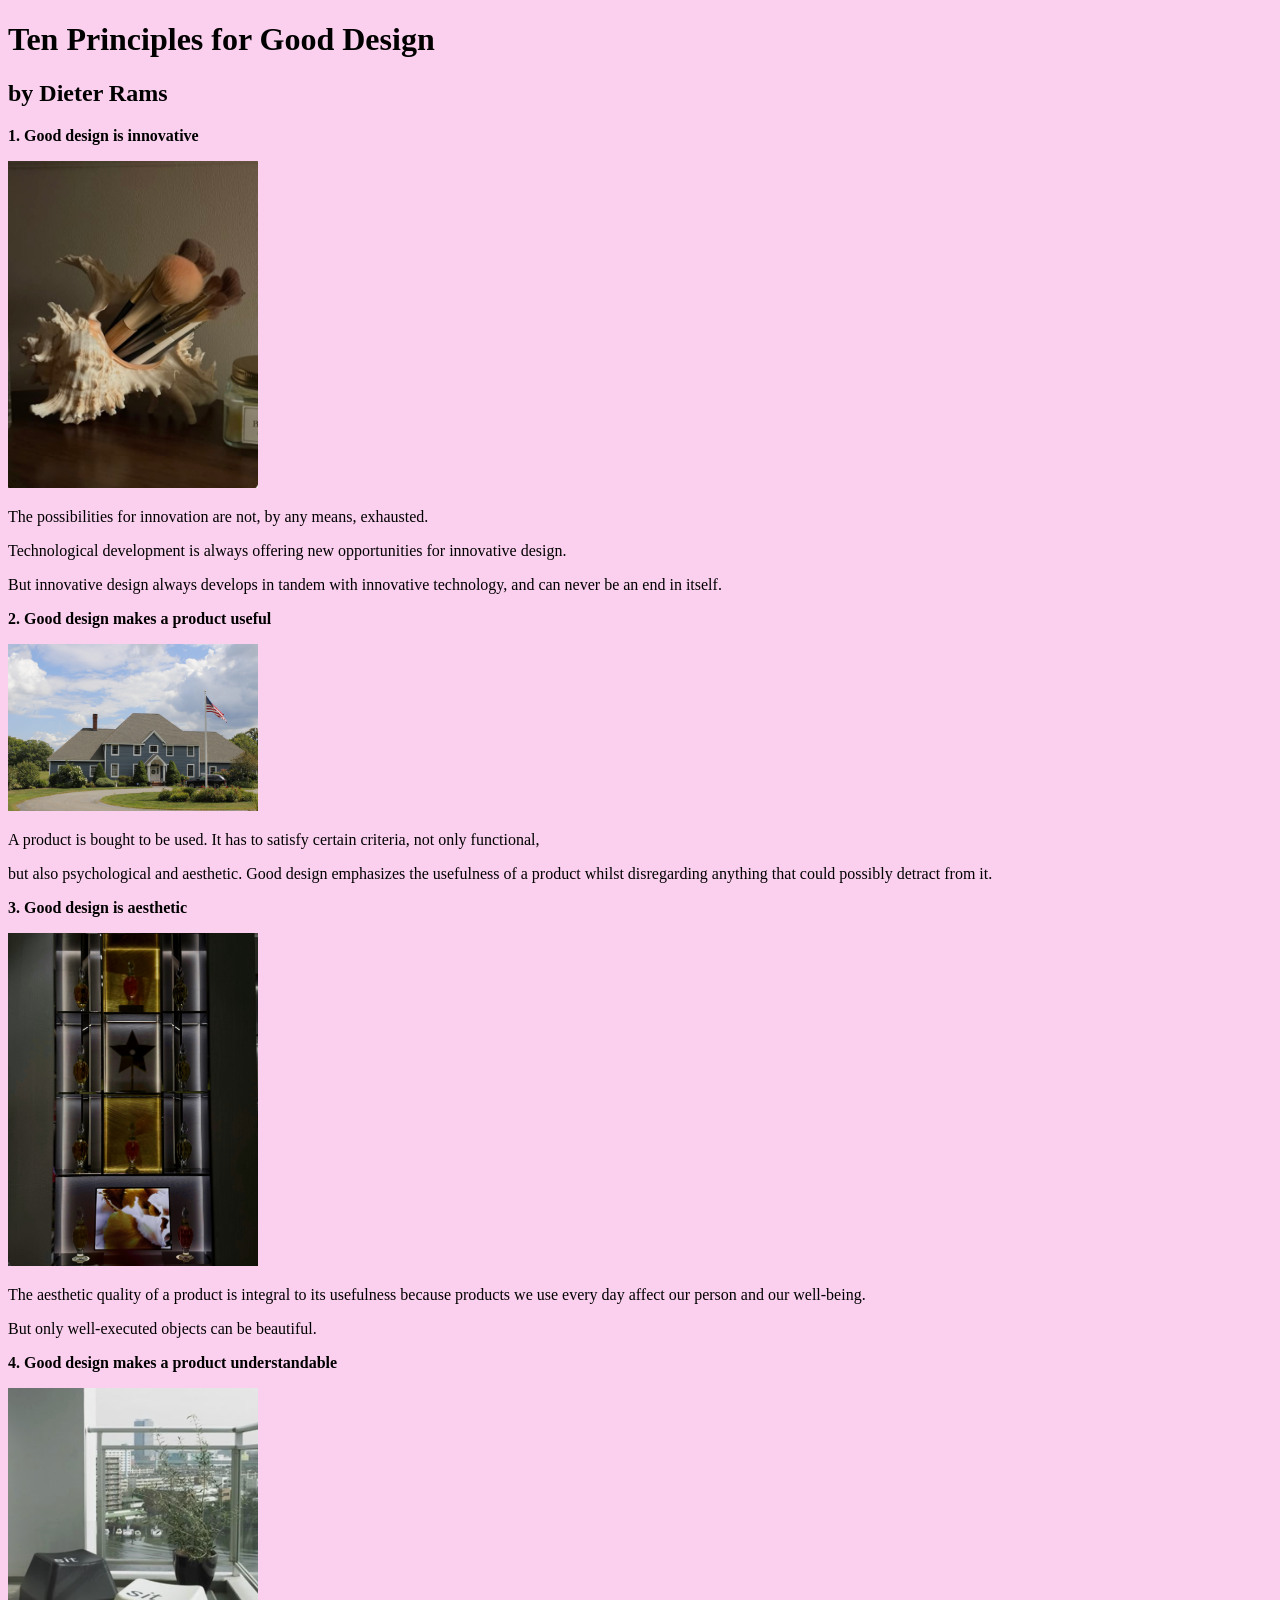
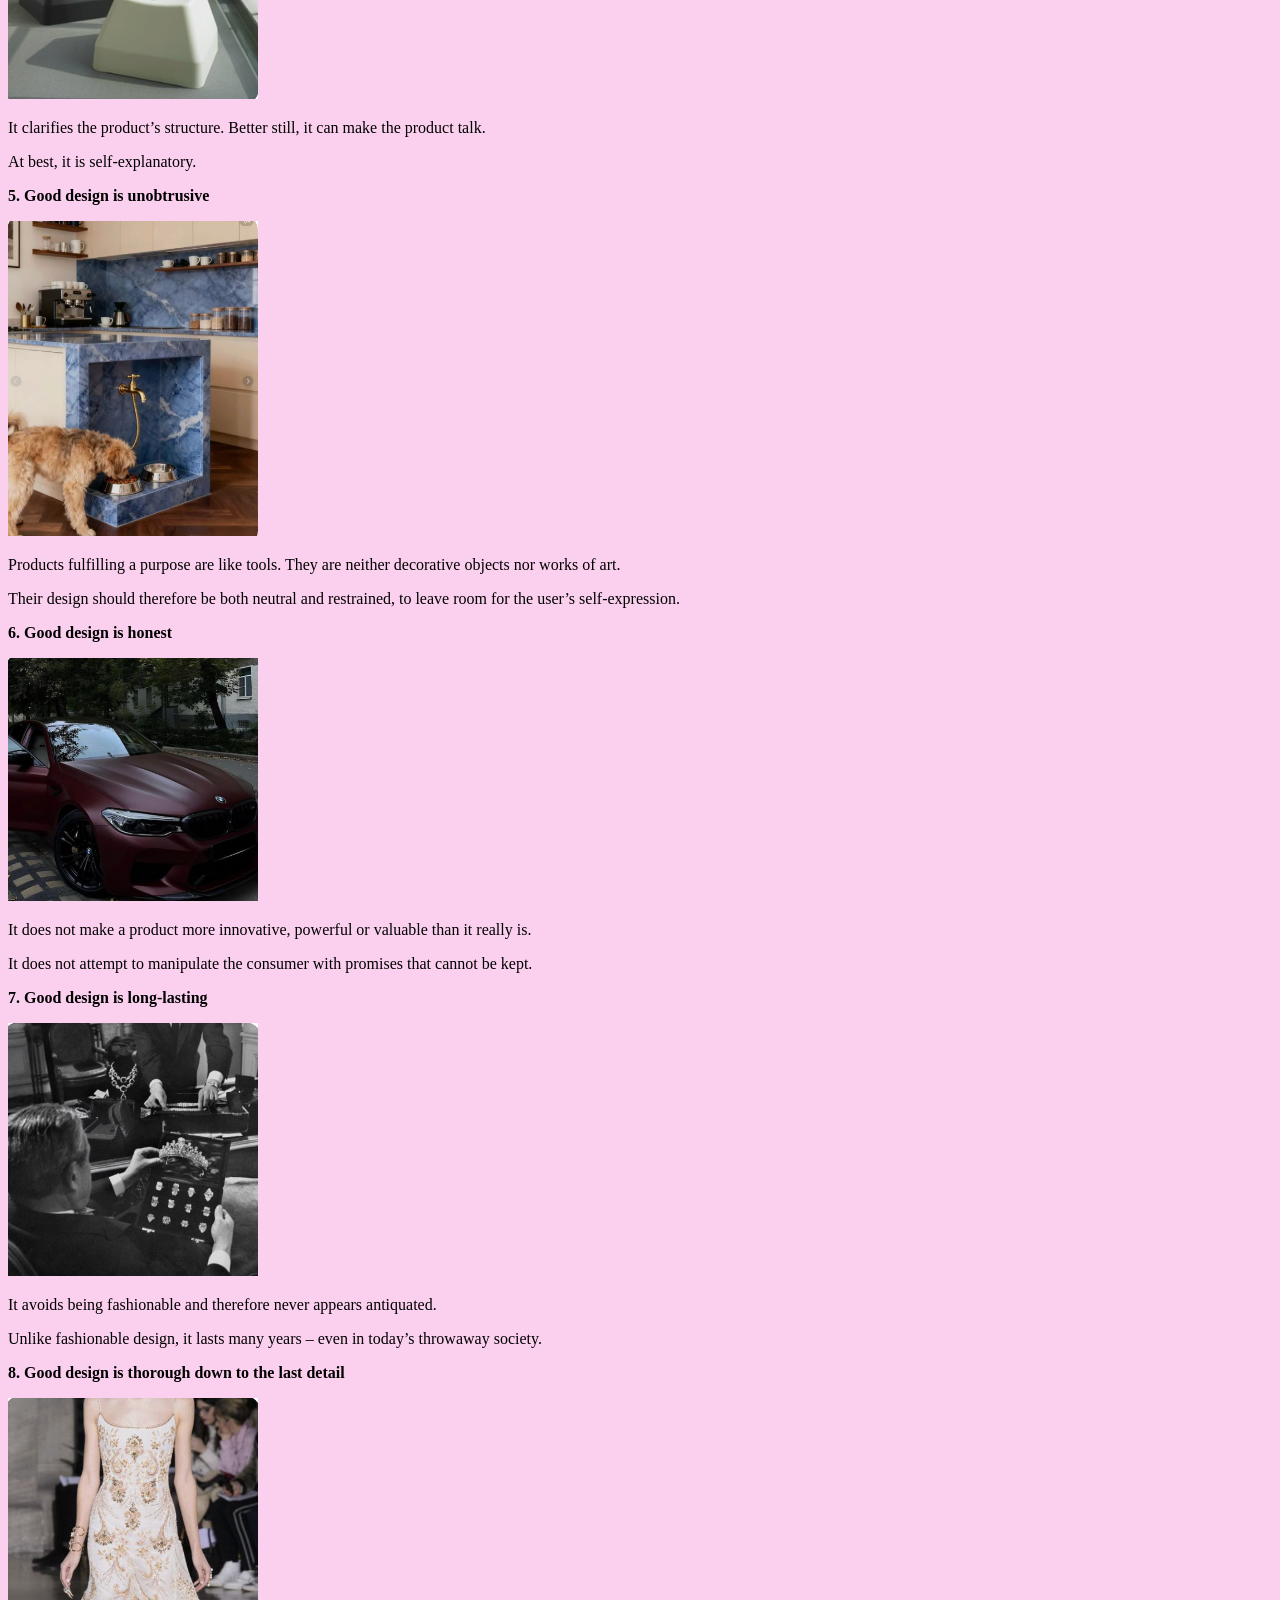
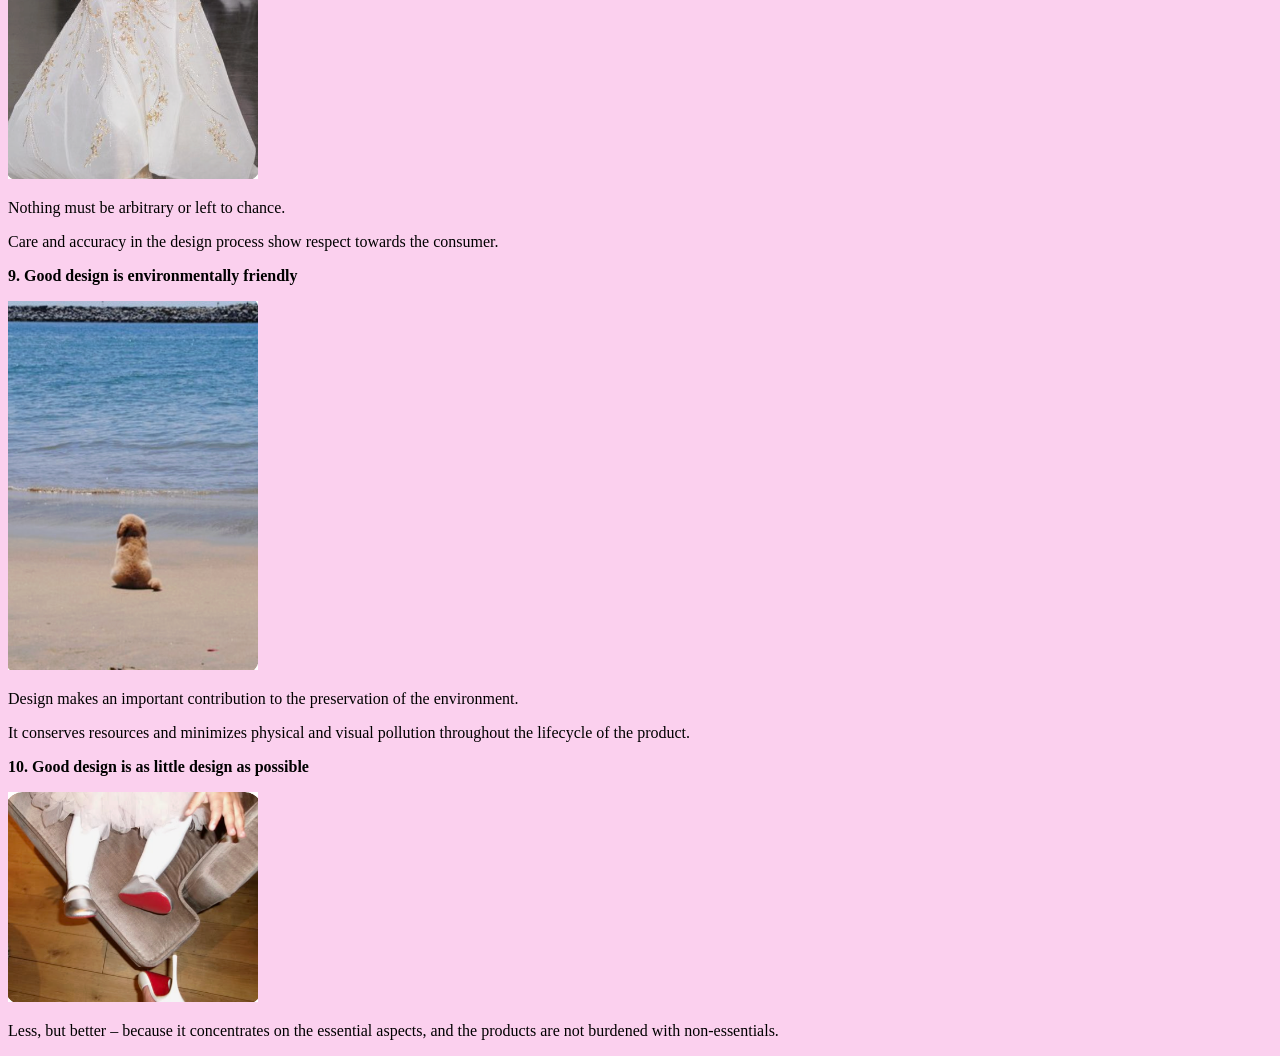
<file: assignment 1/index.html>
<!doctype html>
<html>
<head>
    <title>Ten Principles for Good Design</title>
</head>
<body style="background-color:  rgb(251, 208, 238);" style="text-align: center;">
    <h1>Ten Principles for Good Design</h1>
    <h2>by Dieter Rams</h2>
<p style="font-weight: bold;">1. Good design is innovative</p>
<img src="photos/innovative.jpg" alt="innovative" style="width: 250px;" />
<p>The possibilities for innovation are not, by any means, exhausted. </p>
    <p>Technological development is always offering new opportunities for innovative design. </p>
    <p>But innovative design always develops in tandem with innovative technology, and can never be an end in itself. </p>
<p style="font-weight: bold;">2. Good design makes a product useful</p>
<img src="photos/useful.JPG" alt="useful" style="width: 250px;" />
<p>A product is bought to be used. It has to satisfy certain criteria, not only functional, </p>
    <p>but also psychological and aesthetic. Good design emphasizes the usefulness of a product whilst disregarding anything that could possibly detract from it. </p> 
<p style="font-weight: bold;">3. Good design is aesthetic </p>
<img src="photos/aesthetic.jpg" alt="aesthetic" style="width: 250px;" />
<p>The aesthetic quality of a product is integral to its usefulness because products we use every day affect our person and our well-being. </p>
    <p>But only well-executed objects can be beautiful.</p>
<p style="font-weight: bold;">4. Good design makes a product understandable</p>
<img src="photos/4.understand.png" alt="understandable" style="width: 250px;" />
<p>It clarifies the product’s structure. Better still, it can make the product talk. </p>
    <p>At best, it is self-explanatory.</p>
<p style="font-weight: bold;">5. Good design is unobtrusive</p>
<img src="photos/5.unobtrusive.png" alt="unobtrusive" style="width: 250px;" />
<p>Products fulfilling a purpose are like tools. They are neither decorative objects nor works of art. </p>
    <p>Their design should therefore be both neutral and restrained, to leave room for the user’s self-expression.</p>
<p style="font-weight: bold;">6. Good design is honest</p>
<img src="photos/6.honest.png" alt="honest" style="width: 250px;" />
<p>It does not make a product more innovative, powerful or valuable than it really is. </p>
    <p>It does not attempt to manipulate the consumer with promises that cannot be kept.</p>
<p style="font-weight: bold;">7. Good design is long-lasting</p>
<img src="photos/7.lasting.png" alt="long-lasting" style="width: 250px;" />
<p>It avoids being fashionable and therefore never appears antiquated. </p>
    <p>Unlike fashionable design, it lasts many years – even in today’s throwaway society.</p>
<p style="font-weight: bold;">8. Good design is thorough down to the last detail</p>
<img src="photos/8.detail.png" alt="detail" style="width: 250px;" />
<p>Nothing must be arbitrary or left to chance. </p>
    <p>Care and accuracy in the design process show respect towards the consumer.</p>
<p style="font-weight: bold;">9. Good design is environmentally friendly</p>
<img src="photos/9.enviro.png" alt="environmentally friendly" style="width: 250px;" />
<p>Design makes an important contribution to the preservation of the environment. </p>
    <p>It conserves resources and minimizes physical and visual pollution throughout the lifecycle of the product.</p>
<p style="font-weight: bold;">10. Good design is as little design as possible</p>
<img src="photos/10.littledesign.png" alt="little design" style="width: 250px;" />
<p>Less, but better – because it concentrates on the essential aspects, and the products are not burdened with non-essentials. </p>
</body>
</html>
</file>
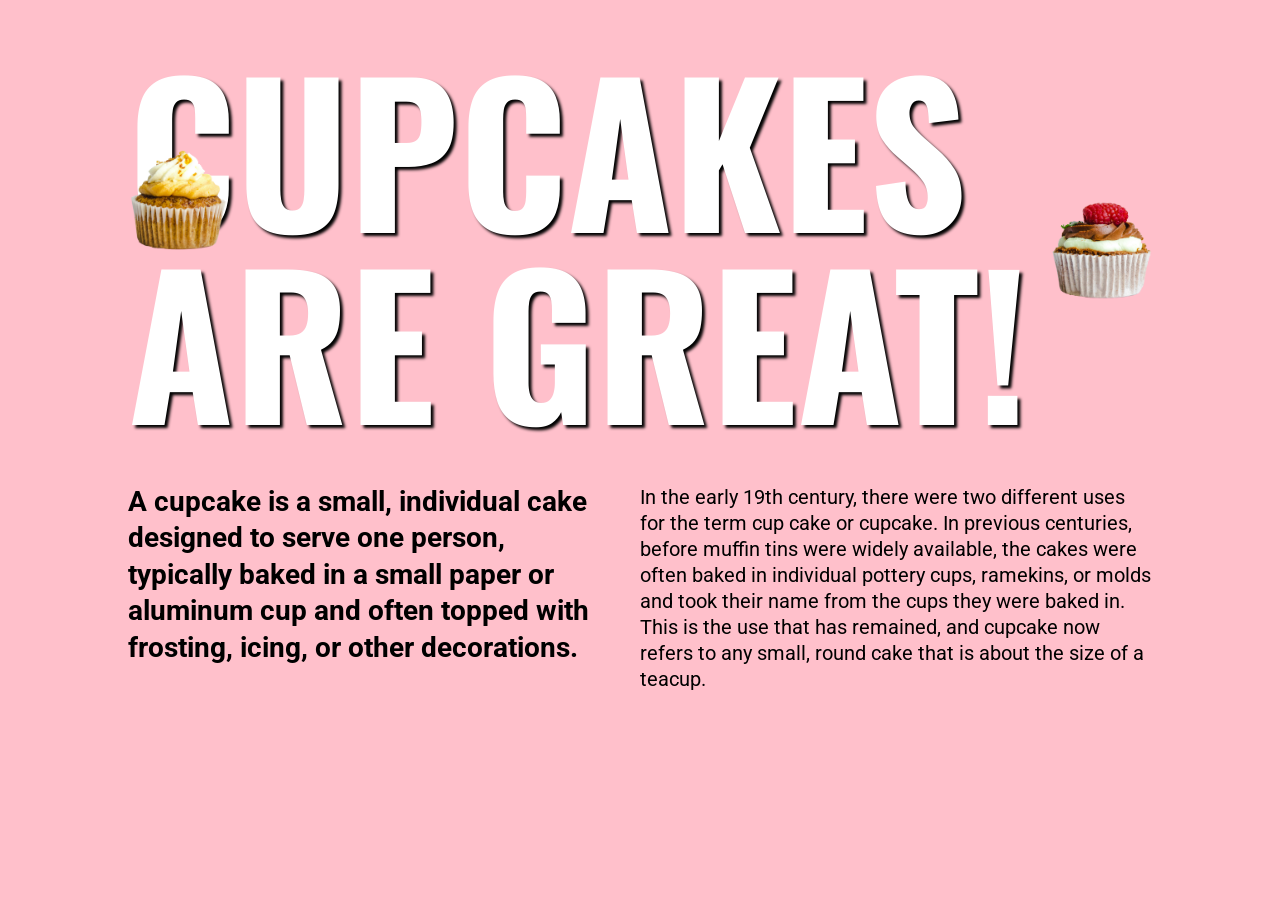
<file: cupcake/index.html>
<!doctype html>
<html>
    <head> 
    <title>Cupcakes</title>
    <link rel="stylesheet" href="style.css">
    <!-- google fonts-->
<link rel="preconnect" href="https://fonts.googleapis.com">
<link rel="preconnect" href="https://fonts.gstatic.com" crossorigin>
<link href="https://fonts.googleapis.com/css2?family=Oswald:wght@200..700&family=Roboto:ital,wght@0,100..900;1,100..900&display=swap" rel="stylesheet">
   
<!--add this tag to make the page responsive-->
<meta name="viewport" content="width=device-width, initial-scale=1.0">
</head>

    <body>
<section id="headline">
    <h1>Cupcakes<br>are great!</h1>
    <div class="cupcake1"></div>
    <div class="cupcake2"></div>
</section>
<section id="content">
    <div class="column">
<h2>A cupcake is a small, individual cake designed to serve one person, typically baked in a small paper or aluminum cup and often topped with frosting, icing, or other decorations.</h2>
    </div>
    <div class="column">
        <p>
            In the early 19th century, there were two different uses for the term cup cake or cupcake. In previous centuries, before muffin tins were widely available, the cakes were often baked in individual pottery cups, ramekins, or molds and took their name from the cups they were baked in. This is the use that has remained, and cupcake now refers to any small, round cake that is about the size of a teacup.
        </p>
    </div>
</section>  
<section id="bottom">
    <img src="cupcake-images/crumbs.png" alt="cupcake crumbs">
</section>

    </body>
</html>
</file>
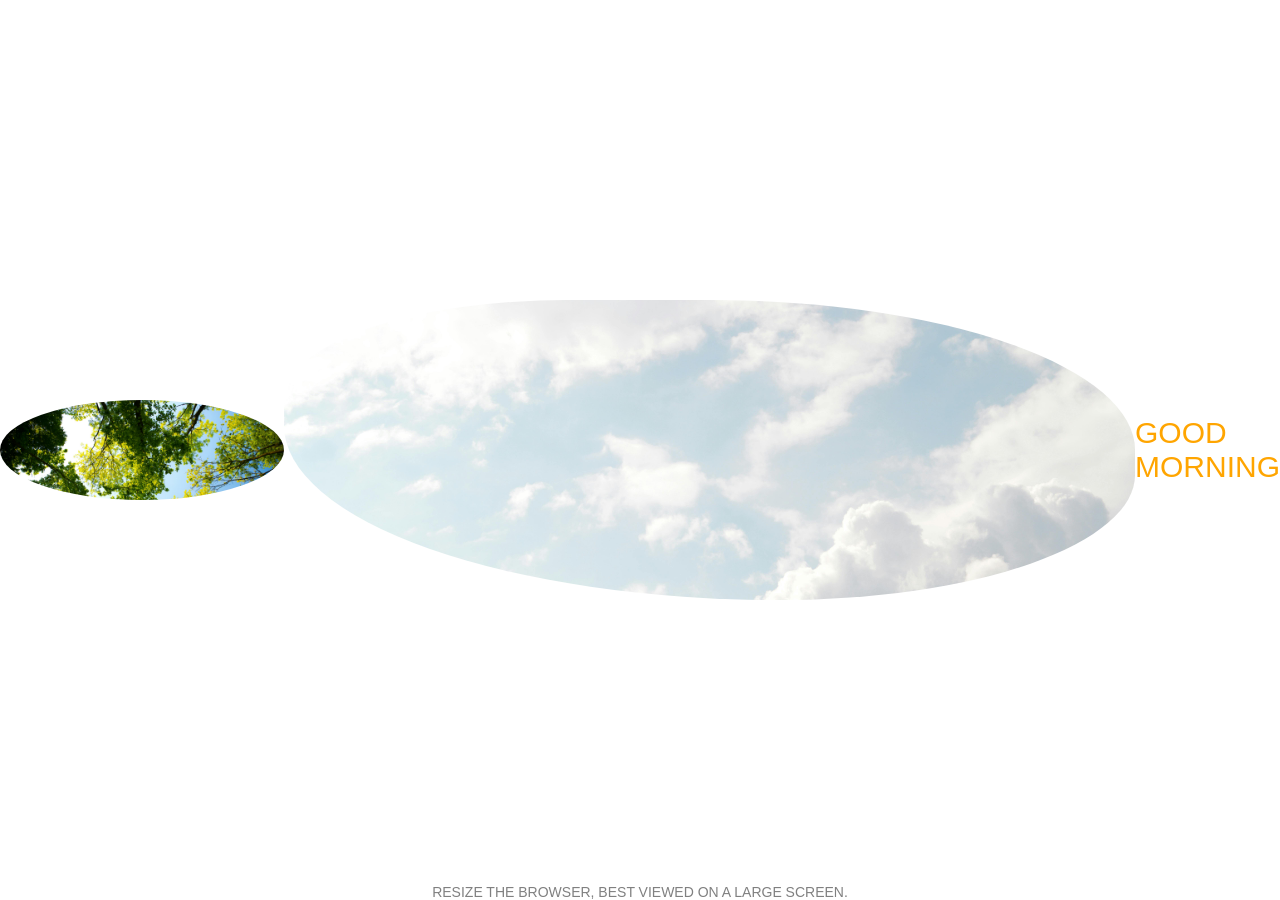
<file: daytonight/index.html>
<!doctype html>
<html>
    <head>
        <title>day to night</title>
        <link rel="stylesheet" href="style.css">
        <meta name="viewport" content="width=device-width, initial-scale=1.0">
    </head>

    <body>
        <div class="container">
            <div class="smallcircle"></div>
            <div class="largecircle"></div>
            <p class="morning">good morning</p>
            <p class="instructions"> resize the browser, best viewed on a large screen.</p>
        </div>
    </body>
</html>
</file>
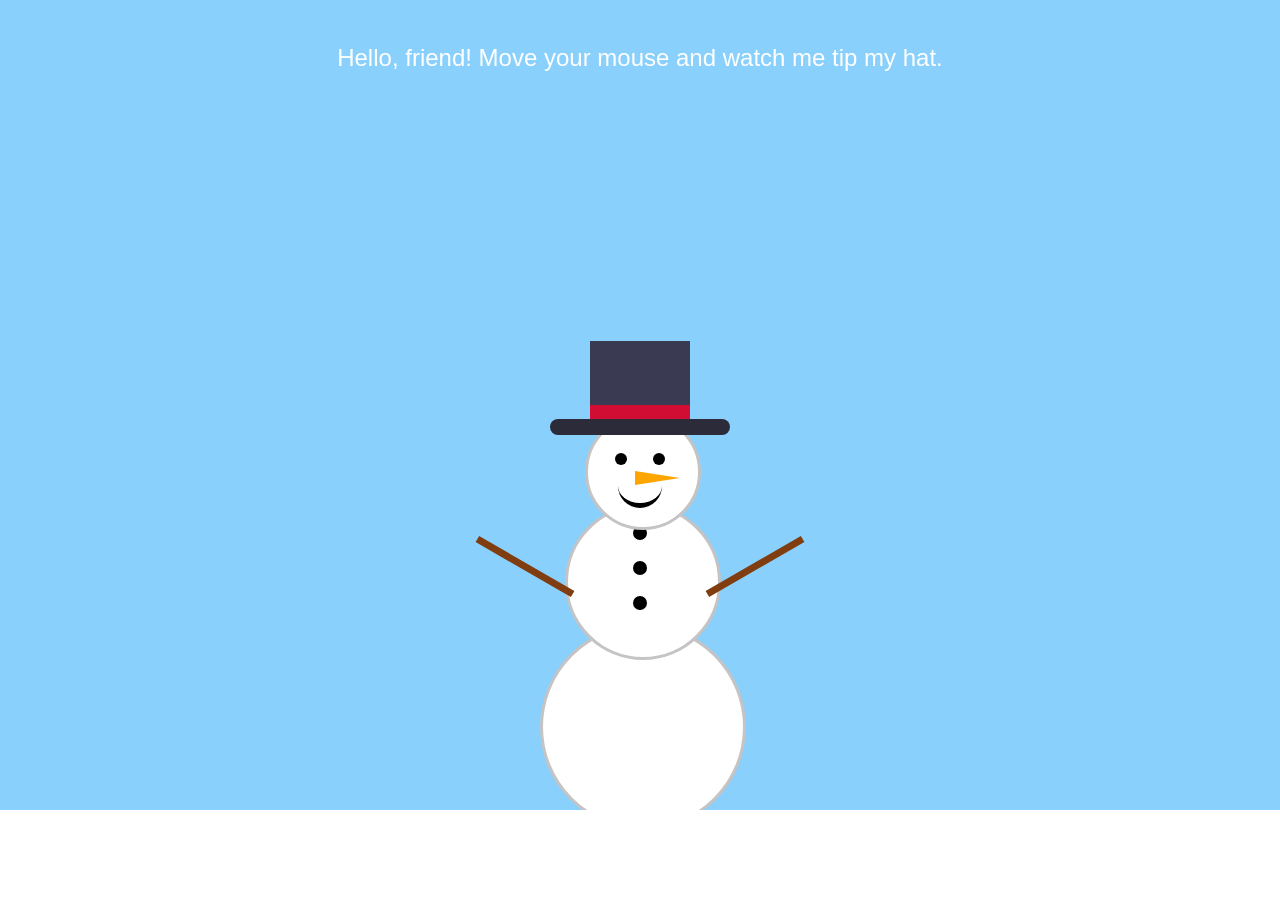
<file: exercise3/index.html>
<!DOCTYPE html>
<html lang="en">
<head>
  <meta charset="UTF-8">
  <meta name="viewport" content="width=device-width, initial-scale=1">
  <title>Hat-Tip Snowman</title>
  <link rel="stylesheet" href="style.css">
</head>
<body>
  <p class="caption">
    <span class="say-big">Hello, friend! Move your mouse and watch me tip my hat.</span>
    <span class="say-medium">Brr... it's getting dark.</span>
  </p>

  <div class="snowman">

    <div class="bottom-ball"></div>
    <div class="middle-ball"></div>

    <div class="button button1"></div>
    <div class="button button2"></div>
    <div class="button button3"></div>

    <div class="arm left-arm"></div>
    <div class="arm right-arm"></div>

    <div class="head"></div>

    <div class="eye left-eye"></div>
    <div class="eye right-eye"></div>
    <div class="nose"></div>
    <div class="mouth happy-mouth"></div>

    <div class="scarf"></div>

    <div class="hat" id="hat">
      <div class="hat-top"></div>
      <div class="hat-band"></div>
      <div class="hat-brim"></div>
    </div>

  </div>

  <div class="ground"></div>

  <script>
    var hat = document.getElementById("hat");

    function tipHat(mouseX) {
      var middle = window.innerWidth / 2;

      // how far the mouse is from the middle (negative = left, positive = right)
      var distance = mouseX - middle;

      // tilt
      var tilt = (distance / middle) * 35;
      var lift = -Math.abs(tilt) / 2;
      hat.style.transform = "translateY(" + lift + "px) rotate(" + tilt + "deg)";
    }
    document.addEventListener("mousemove", function (event) {
      tipHat(event.clientX);
    });

  </script>

</body>
</html>
</file>
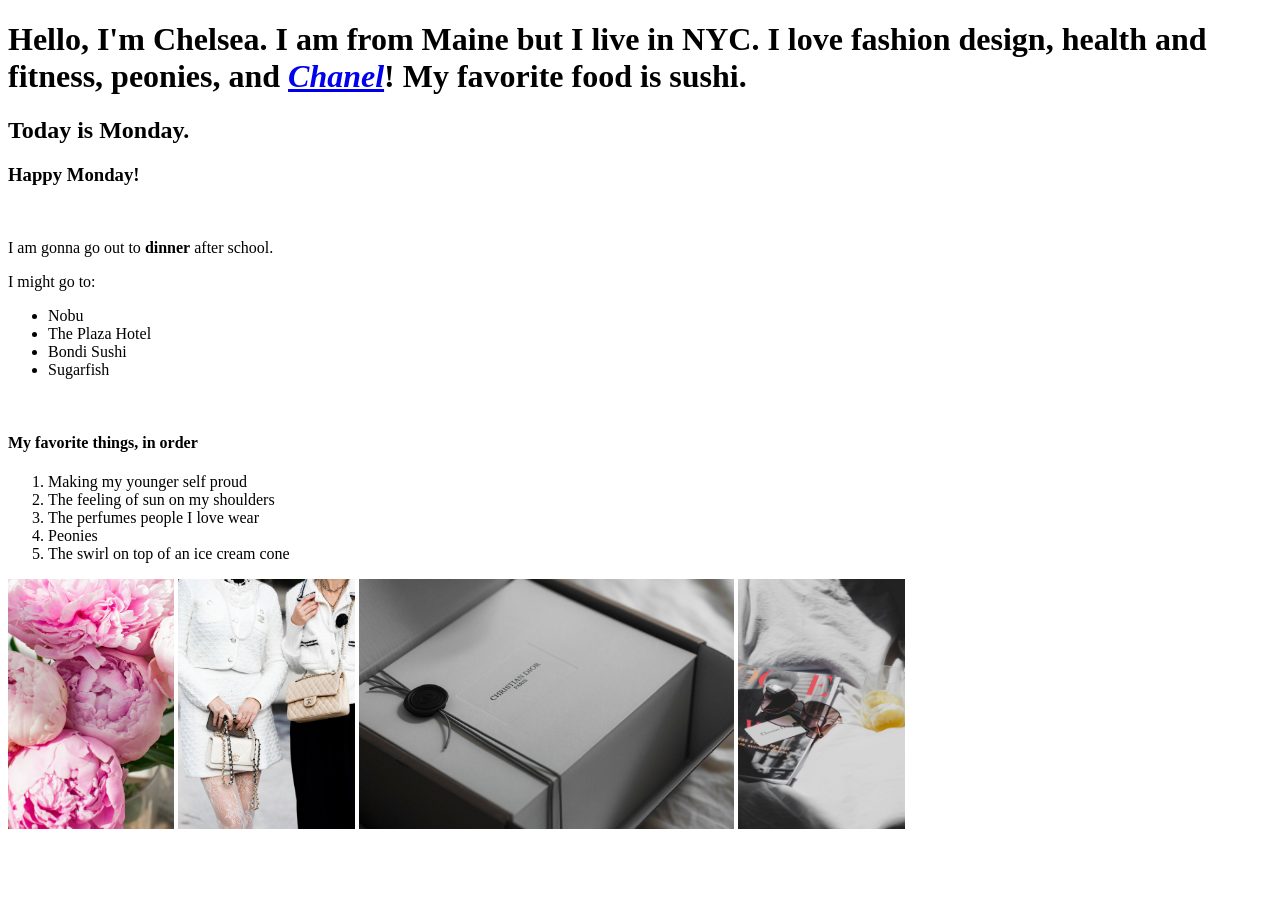
<file: First Page/index.html>
<!DOCTYPE html>
<html>
<head>
     <title>myfirstpage!!</title>
</head>
<body>
<h1>Hello, I'm Chelsea. I am from Maine but I live in NYC. I love fashion design, health and fitness, peonies, and <em><a href="https://www.chanel.com/us/">Chanel</a></em>! My favorite food is sushi.</h1>
<h2>Today is Monday.</h2>
<h3> Happy Monday!</h3>
<br>
<p> I am gonna go out to <strong>dinner</strong> after school.</p>
<p> I might go to:</p>
<ul>
    <li>Nobu</li>
    <li>The Plaza Hotel</li>
    <li>Bondi Sushi</li>
    <li>Sugarfish</li>
</ul>
<br>
<h4>My favorite things, in order</h4>
<ol>
    <li>Making my younger self proud</li>
    <li>The feeling of sun on my shoulders</li>
    <li>The perfumes people I love wear</li>
    <li>Peonies</li> 
    <li>The swirl on top of an ice cream cone</li>
</ol>
<img src="pexels-natalya-sh-83912098-8860353.jpg" height="250" alt="My favorite things">
<img src="pexels-filipgrobgaard-28775829.jpg" height="250">
<img src="pexels-laurachouette-34155793.jpg" height="250">
<img src="pexels-laurachouette-21575052.jpg" height="250">

</body>
</html>
</file>
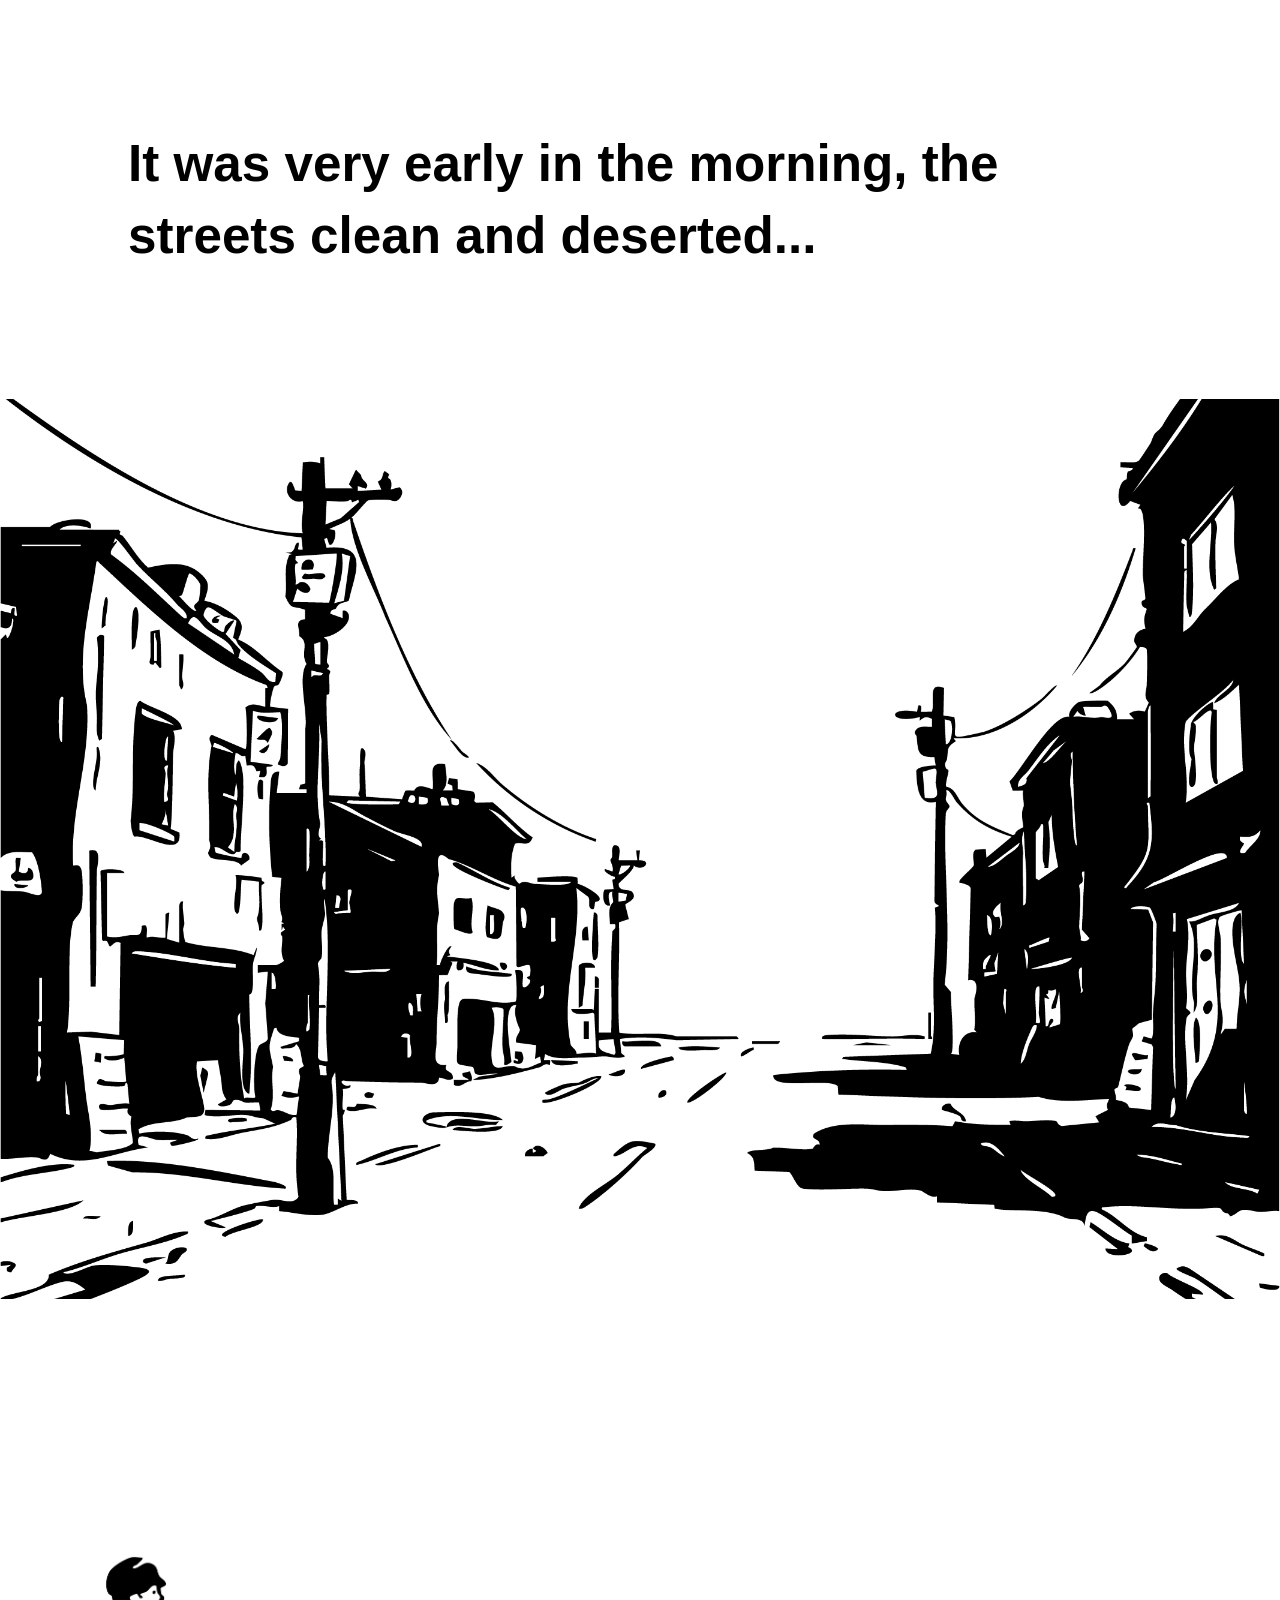
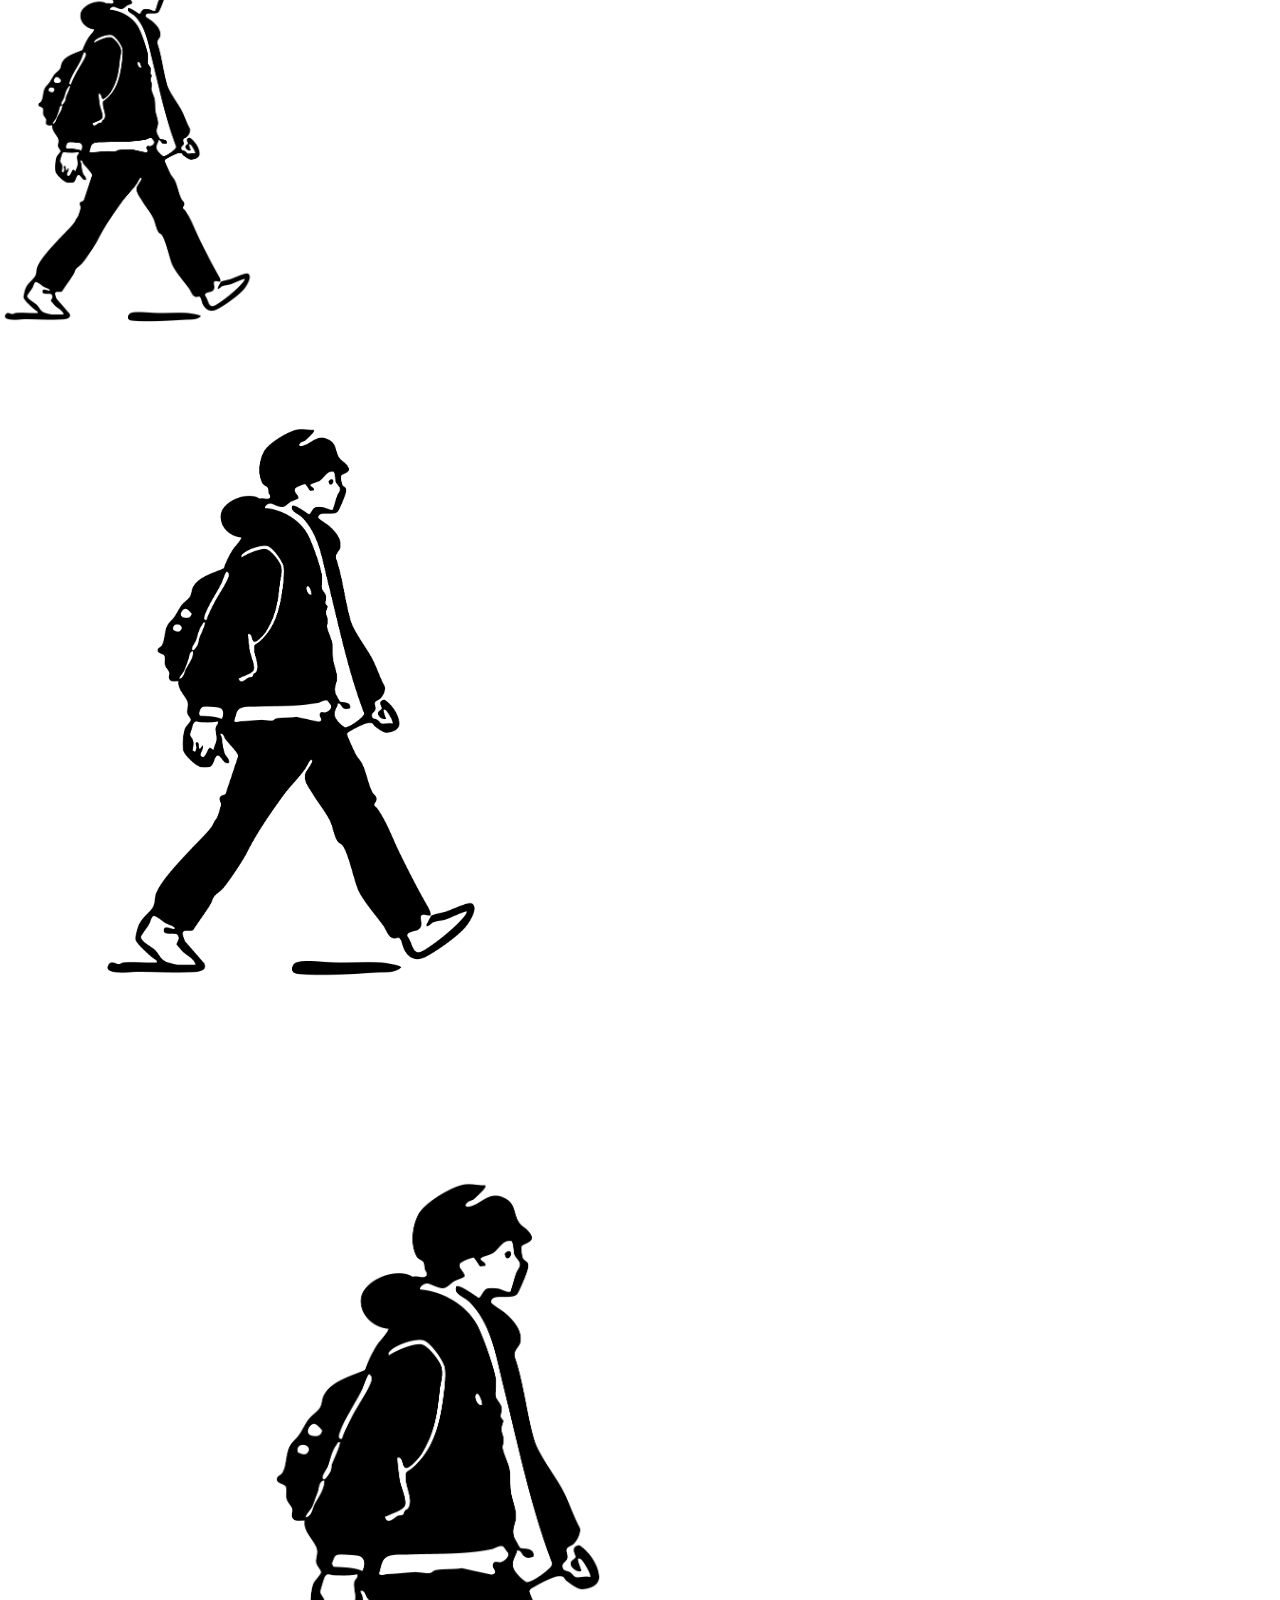
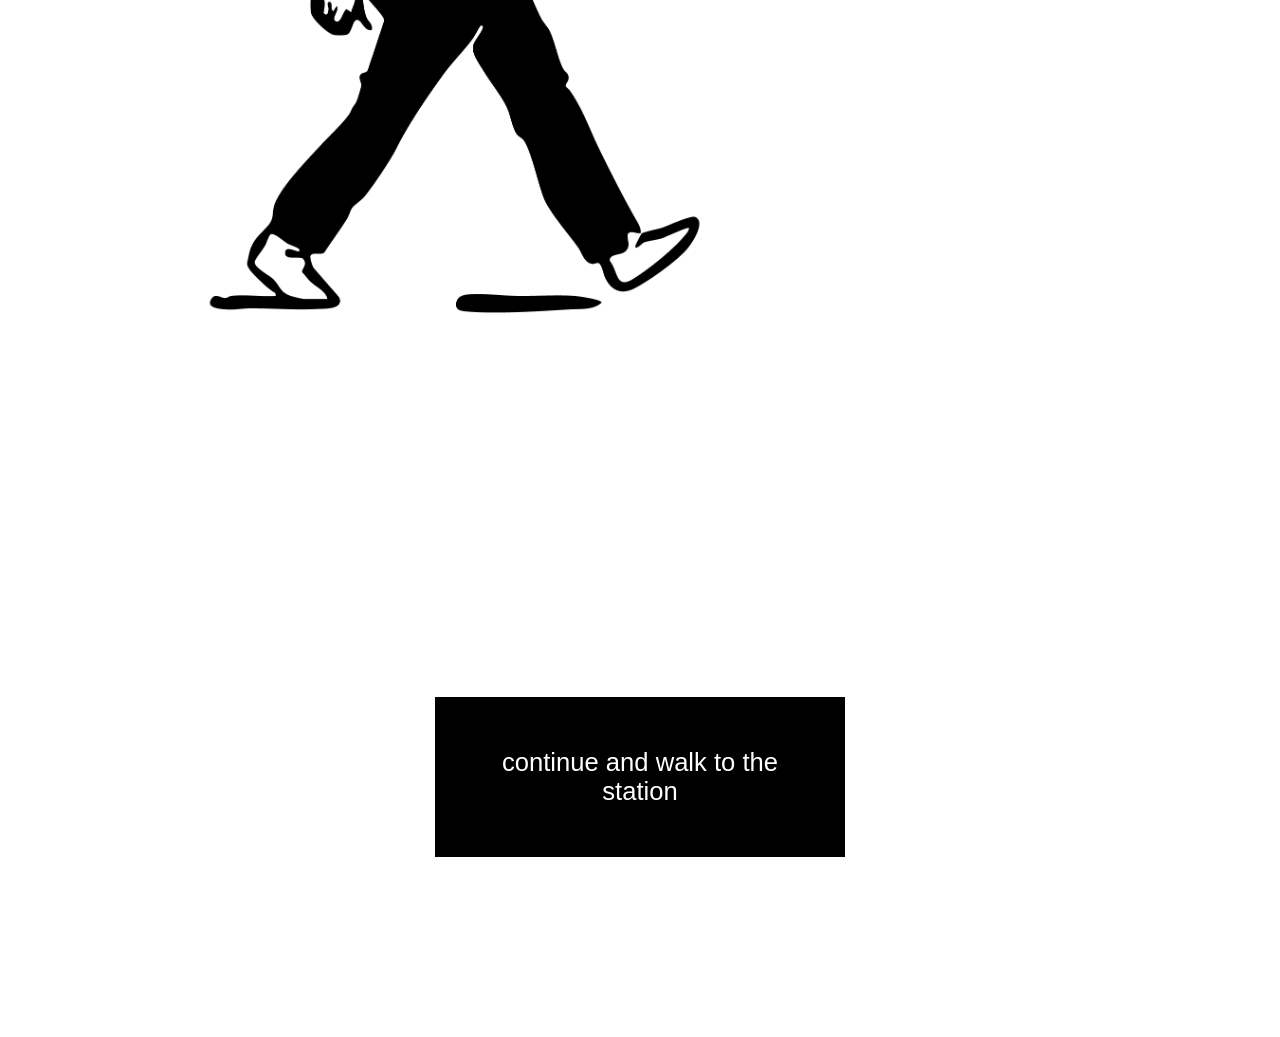
<file: kafka/index.html>
<!doctype html>
<html>
    <head>
            <title> give it up, kafka</title>
        <link rel="stylesheet"
        href="style.css">
        <!-- this makews the website more responsive-->
         <meta name="viewport" content="width=device-width, initial-scale=1.0"> 
    </head>
    <body>
<section>
    <h2> It was very early in the morning, the streets clean and deserted... </h2>
</section>

<section class="streets"></section>
<section class="person"></section>
    <div class="walking"><img src="kafka-images/walking.png" alt="boy walking"></div>
    <div class="walking"><img src="kafka-images/walking.png" alt="boy walking"></div>
    <div class="walking"><img src="kafka-images/walking.png" alt="boy walking"></div>
    </body>
<section class="buttons">
    <div><a href="page2.html">continue and walk to the station</a></div>
</section>


</html>
</file>
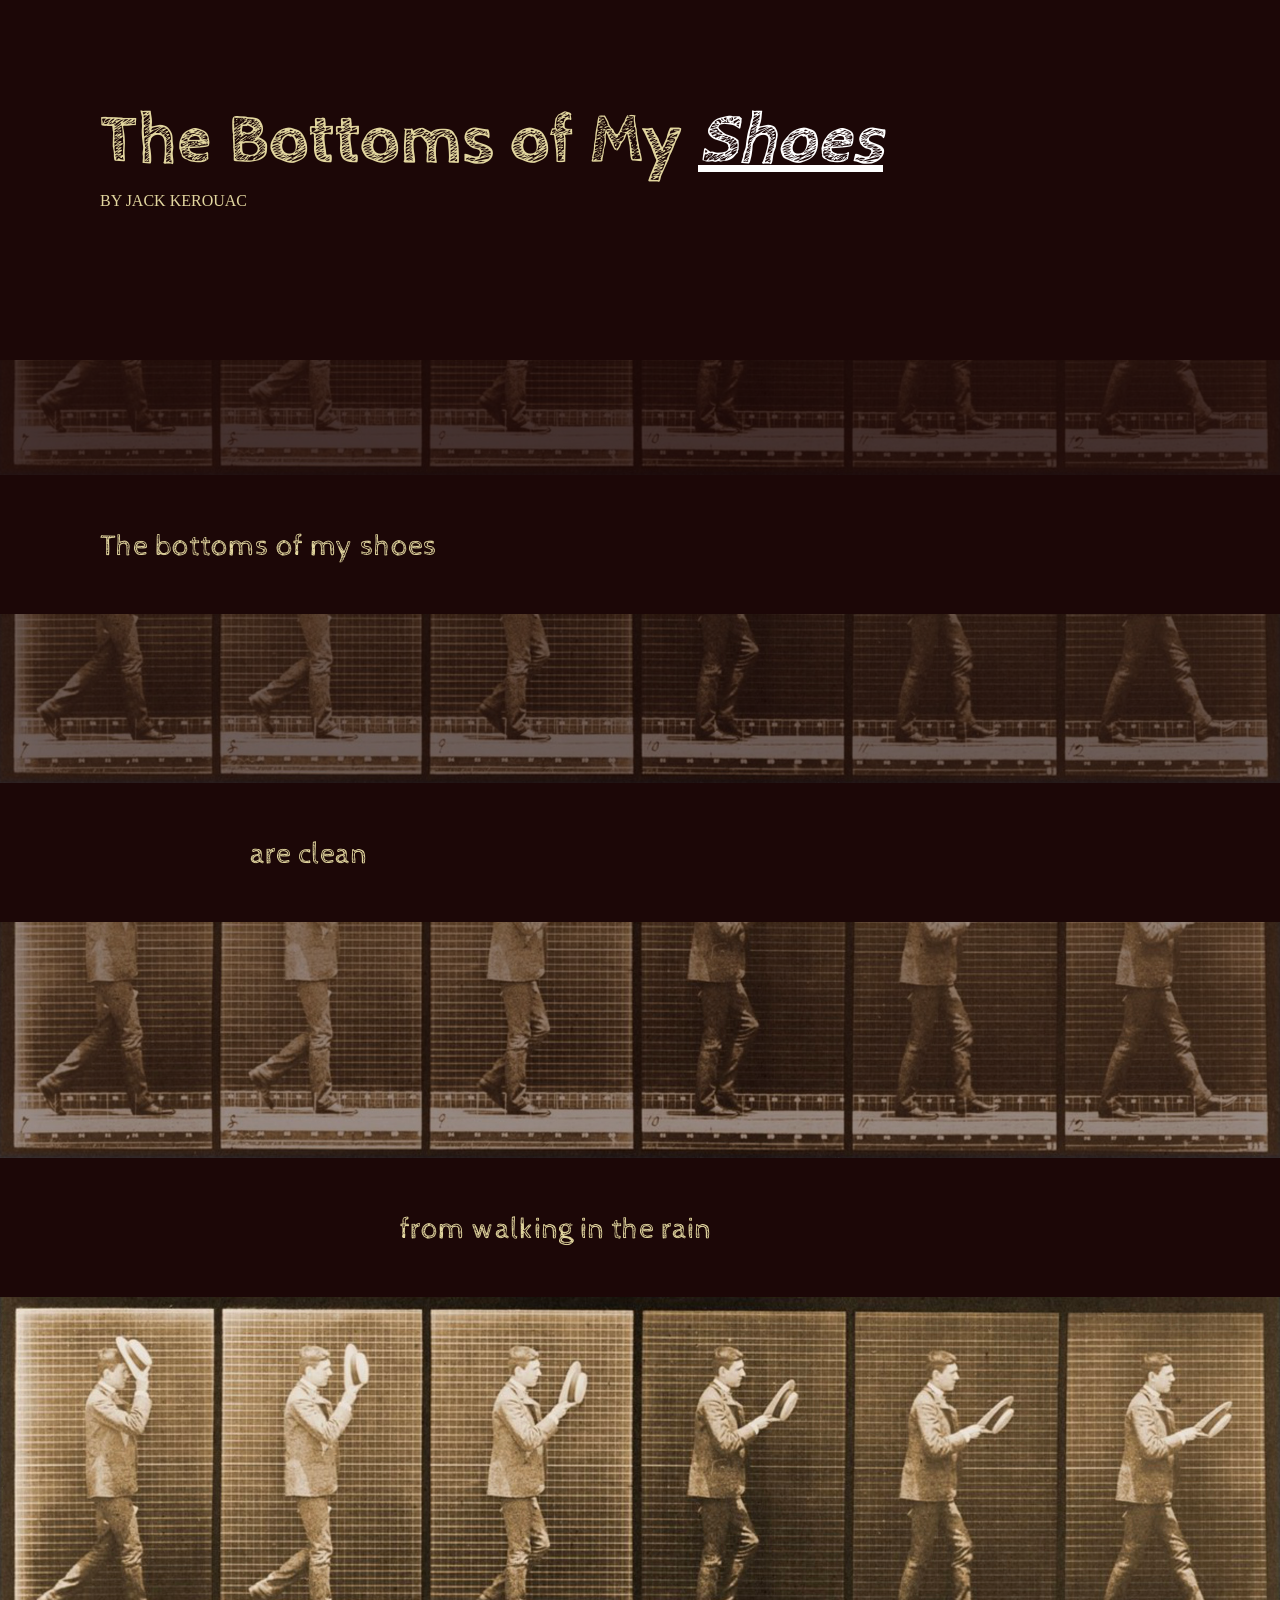
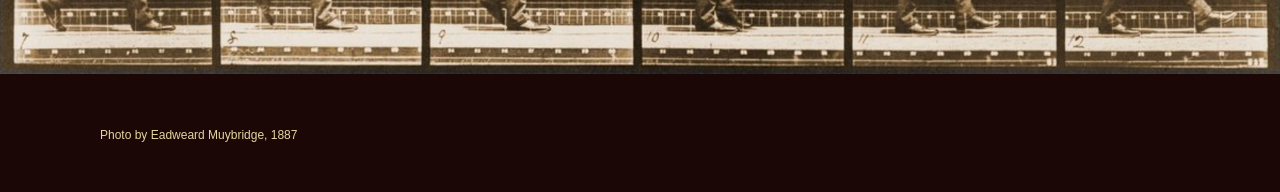
<file: poem/index.html>
<!doctype html >
<html>
        <head>
            <!-- this is a comment! -->
             <link rel="preconnect" href="https://fonts.googleapis.com">
<link rel="preconnect" href="https://fonts.gstatic.com" crossorigin>
<link href="https://fonts.googleapis.com/css2?family=Cabin+Sketch:wght@400;700&display=swap" rel="stylesheet">
            <title>poem downloads</title>
            <link rel="stylesheet" href="style.css">
        </head>
        <body>
         <!-- the body contains all the content-->
        <h1 class= "cabin-sketch-bold">The Bottoms of My <span class="pink">Shoes</span></h1>

        <h2> by Jack Kerouac</h2>
        <img src="images/walking01.jpg"
        alt="repeating shoes walking" class="fadetop">
        <p class="cabin-sketch-regular">The bottoms of my shoes</p>
        <img src="images/walking02.jpg"
        alt="repeating shoes walking" class="fademiddle">
        <p class="indent cabin-sketch-regular">are clean</p>
        <img src="images/walking03.jpg"
        alt="repeating shoes walking" class="fadelast">
        <p class="indent-more cabin-sketch-regular">from walking in the rain</p>
        <img src="images/walking04.jpg"
        alt="repeating shoes walking">
        <h6> Photo by Eadweard Muybridge, 1887</h6>

        </body>
</html>
</file>
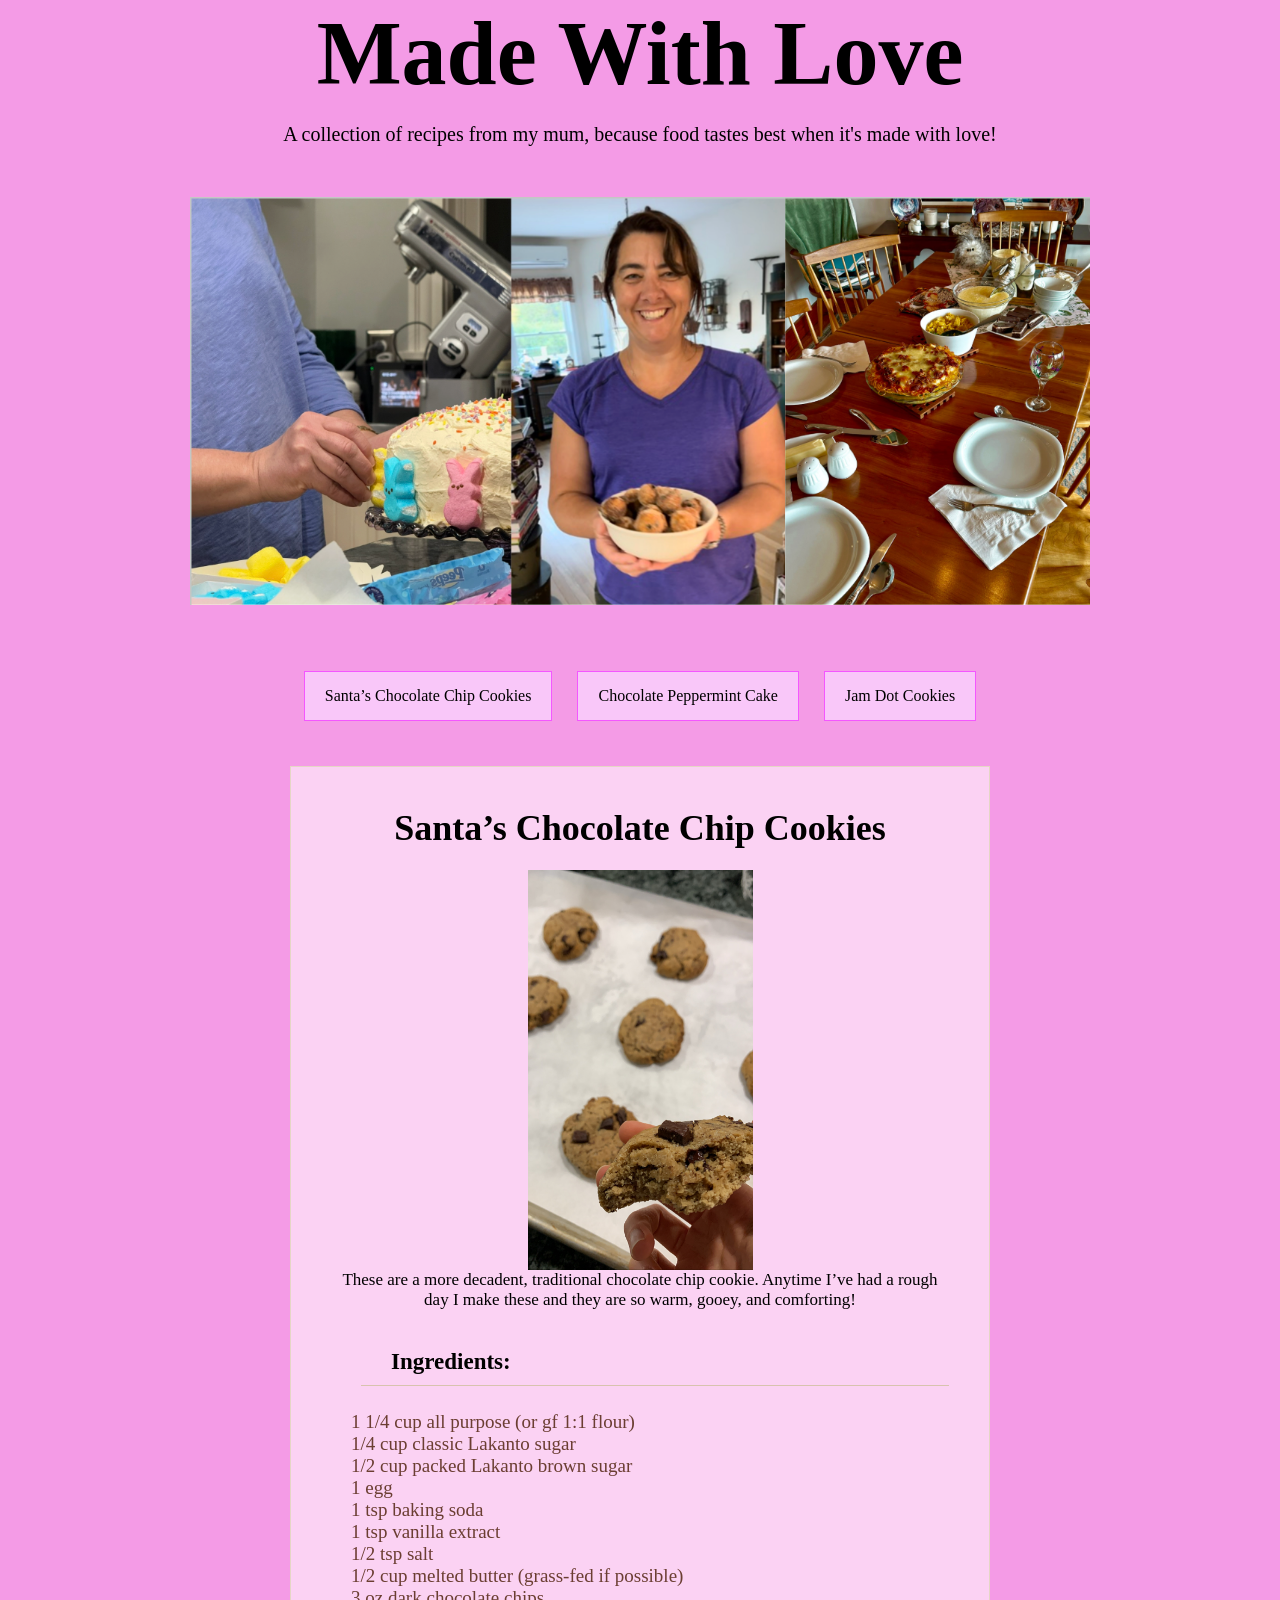
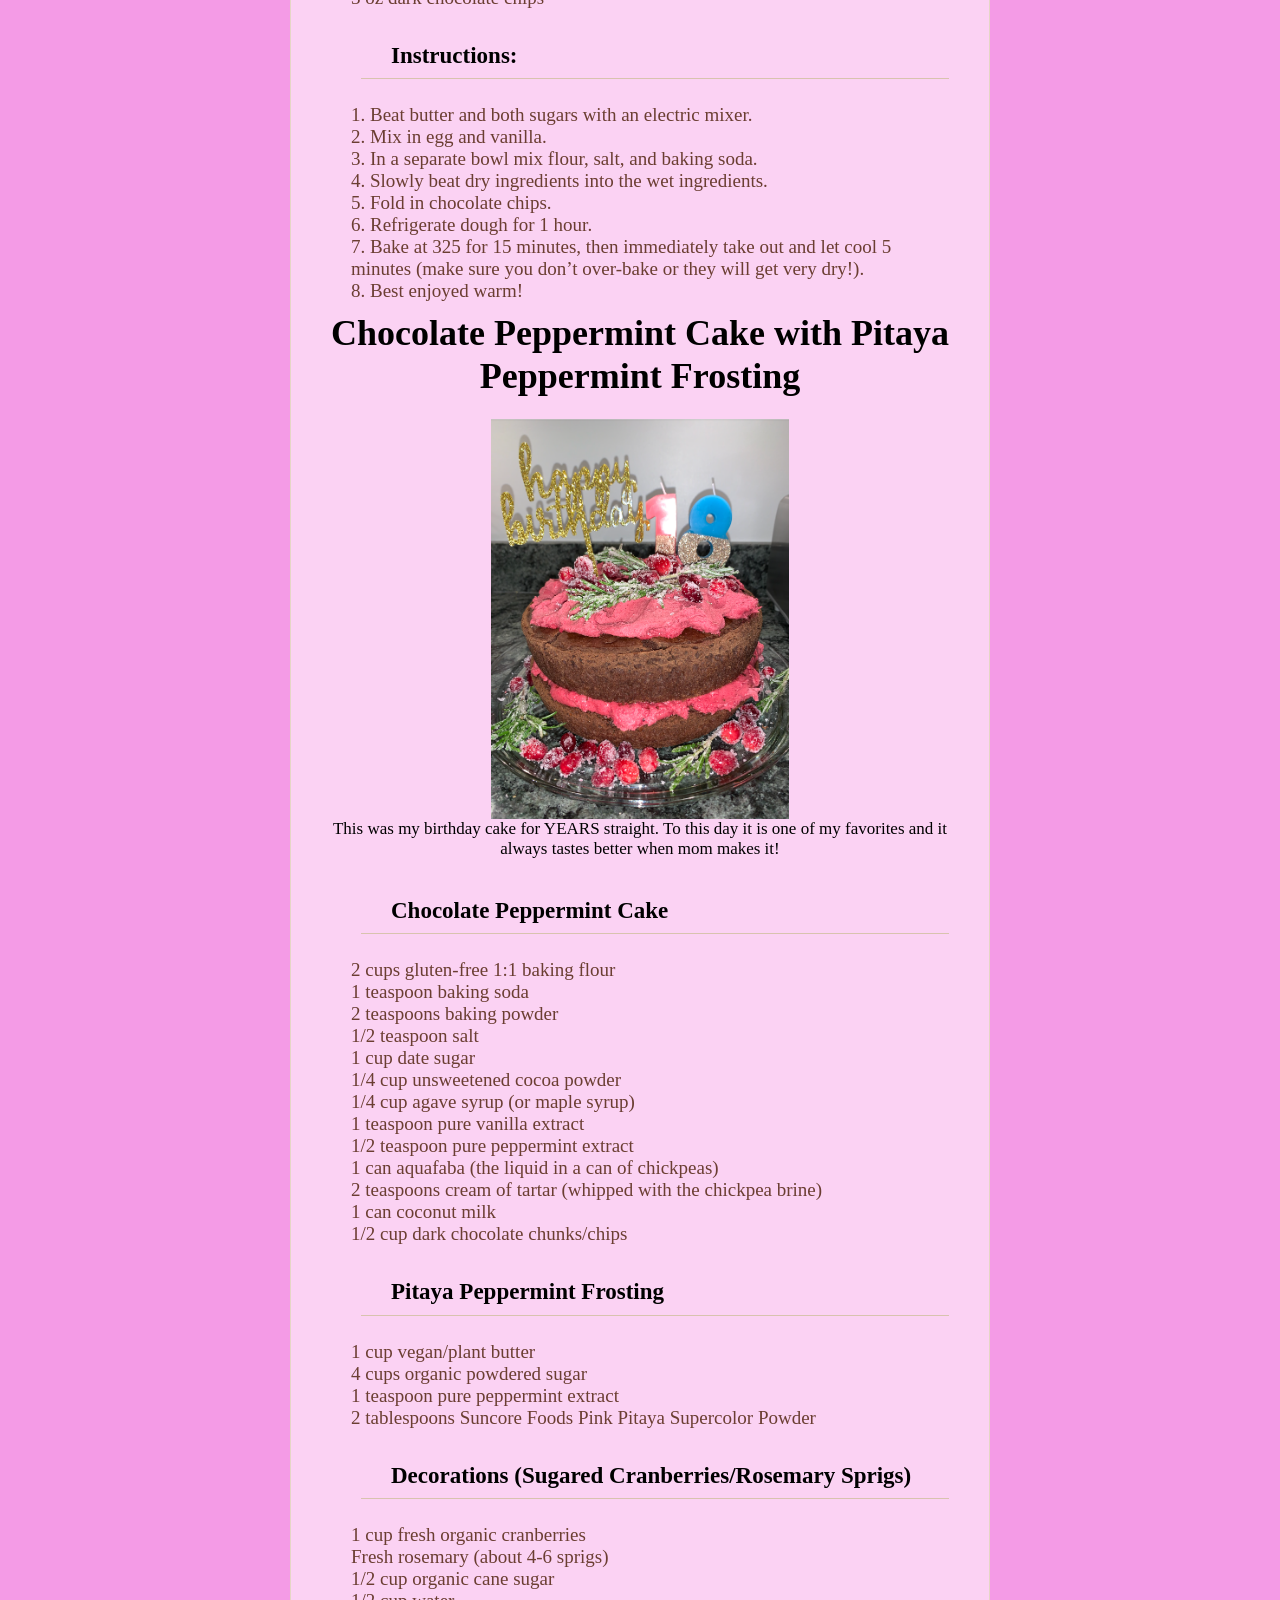
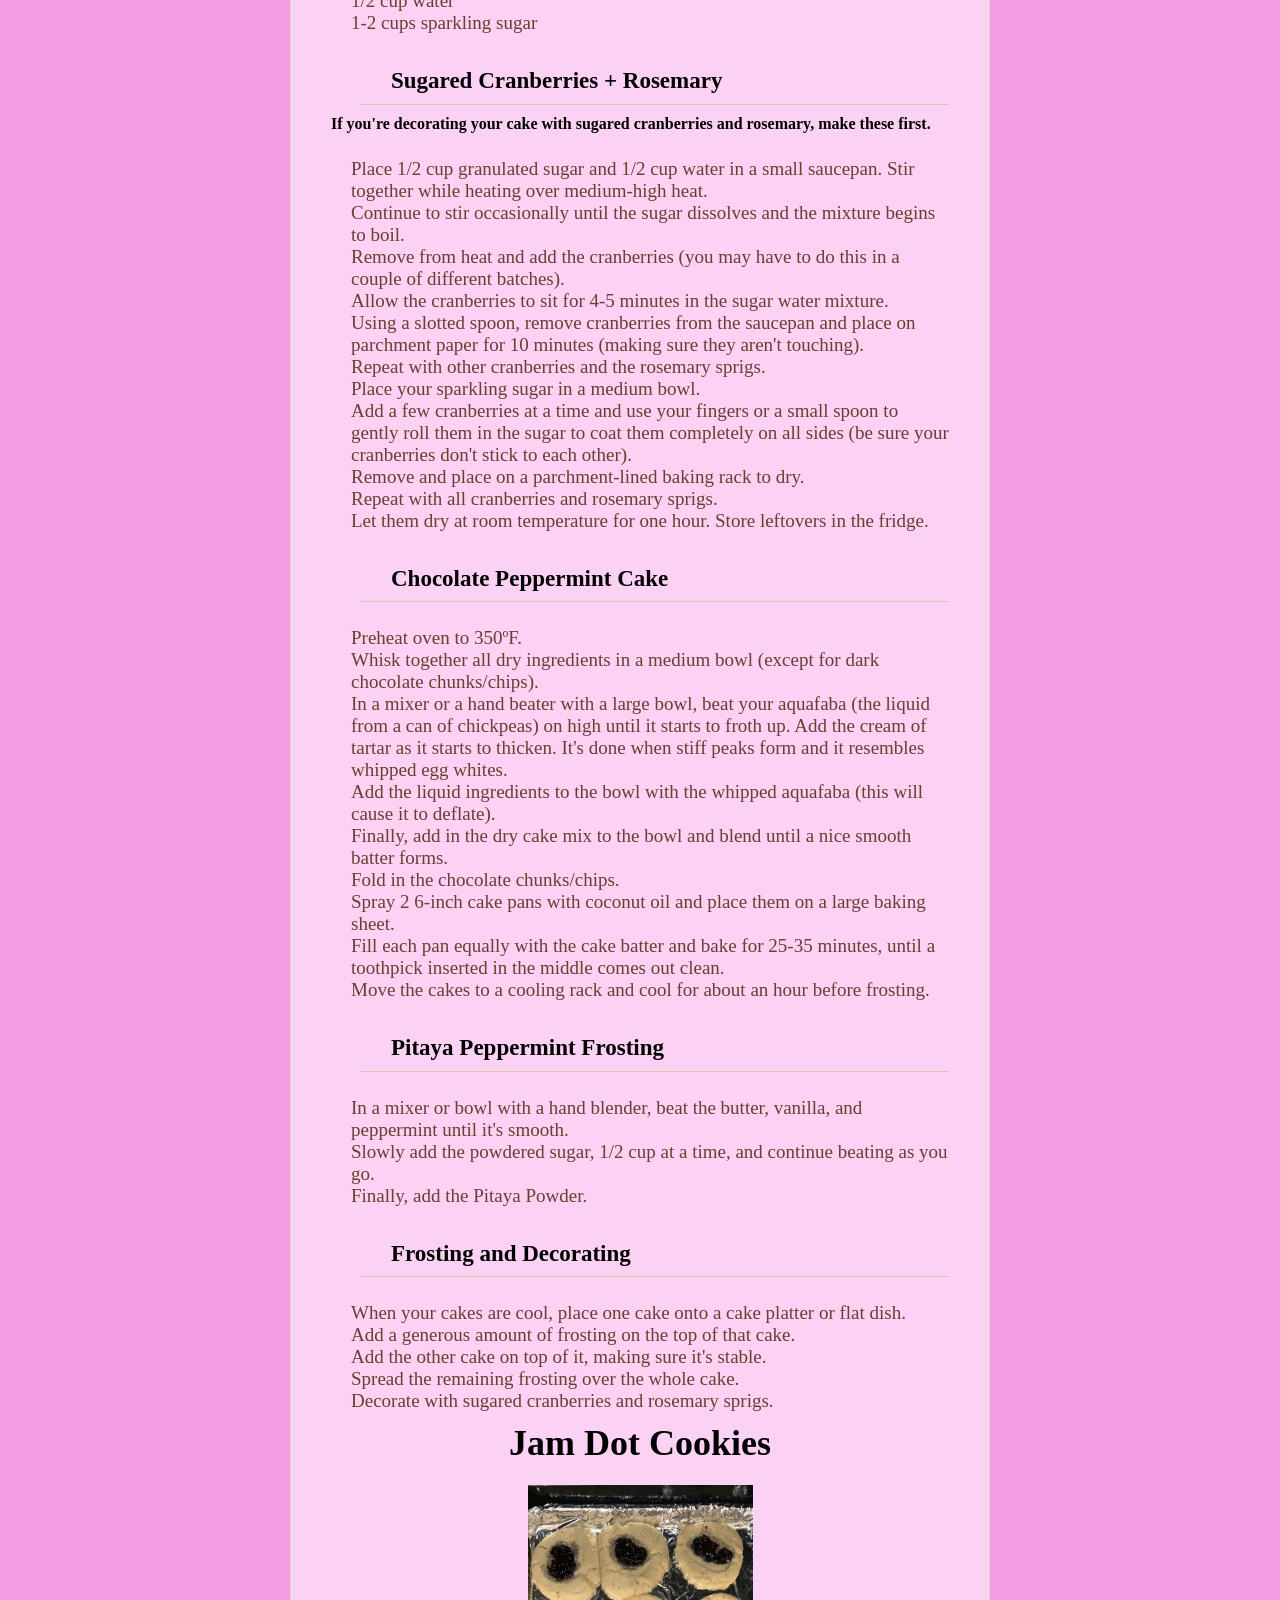
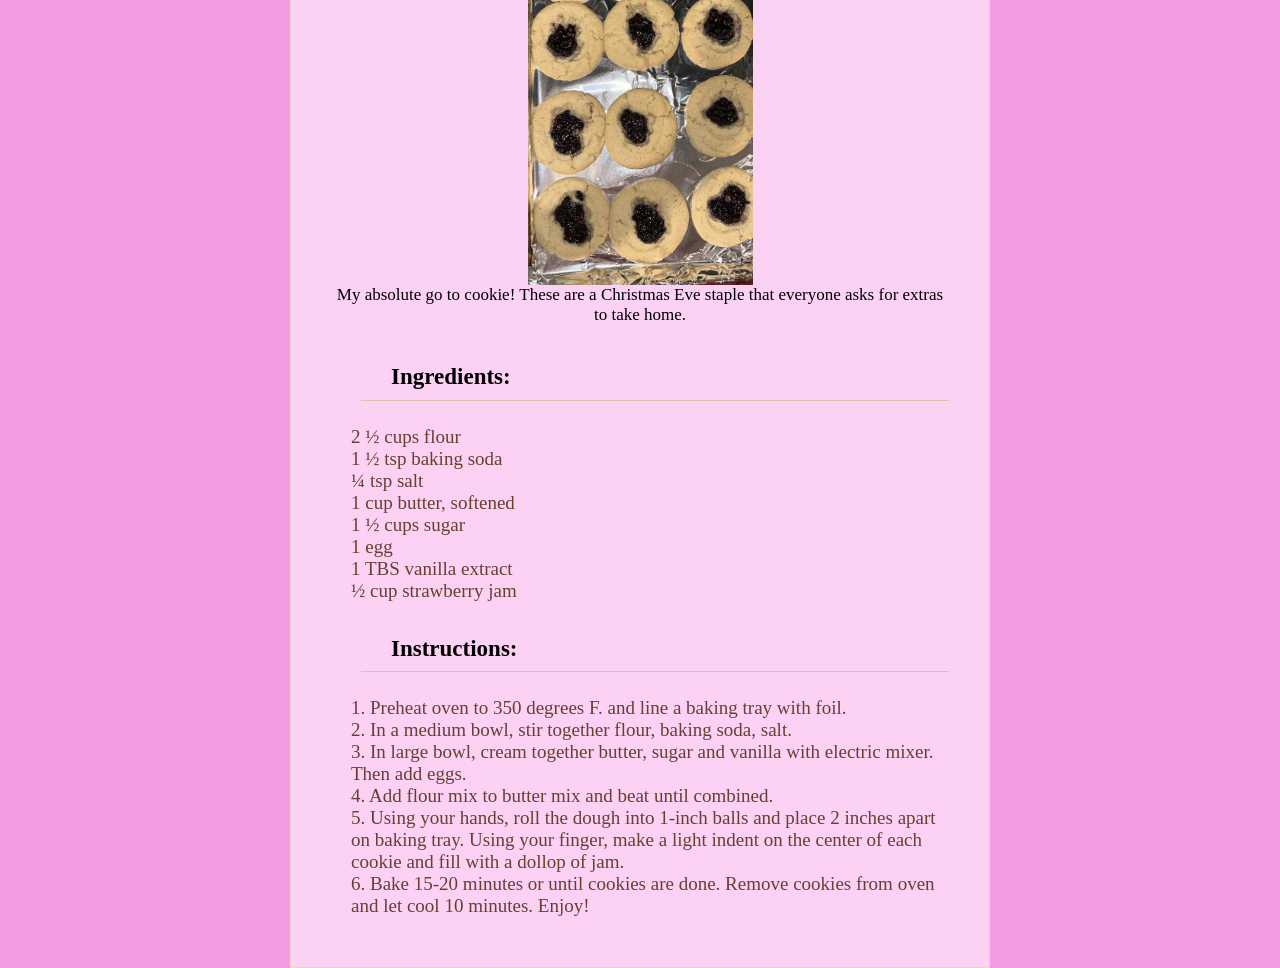
<file: project1/index.html>
<!DOCTYPE html>
<html>
<head>
    <title> Made With Love</title>
    <link rel="stylesheet" href="style.css">
    <!--fonts-->
        <link rel="preconnect" href="https://fonts.googleapis.com">
        <link rel="preconnect" href="https://fonts.gstatic.com" crossorigin>
        <link href="https://fonts.googleapis.com/css2?family=GFS+Didot&display=swap" rel="stylesheet">
</head>
<body>
    <header class="page-header">
        <h1 class="site-title">Made With Love</h1>
<p class="site-description">
        A collection of recipes from my mum, because food tastes best when it's made with love! </p>
</header>

<section id="About">
    <div class="intro"></div>
</section>

<nav class="recipe-nav">
    <a href="#cookies">Santa’s Chocolate Chip Cookies</a>
    <a href="#cake">Chocolate Peppermint Cake</a>
    <a href="#jam-cookies">Jam Dot Cookies</a>
</nav>

<section id="Recipes" class="recipes">
<div id="cookies">
  <h1>Santa’s Chocolate Chip Cookies</h1>
       <div class="cookies"></div>

        <p class="description">
            These are a more decadent, traditional chocolate chip cookie.
            Anytime I’ve had a rough day I make these and they are so warm,
            gooey, and comforting!
        </p>
 <!--Cookie Ingredients -->
        <h2>Ingredients:</h2>
        <h3><p>1 1/4 cup all purpose (or gf 1:1 flour)</p>
             <p>1/4 cup classic Lakanto sugar</p>
             <p>1/2 cup packed Lakanto brown sugar</p>
             <p>1 egg</p>
             <p>1 tsp baking soda</p>
             <p>1 tsp vanilla extract</p>
             <p>1/2 tsp salt</p>
             <p>1/2 cup melted butter (grass-fed if possible)</p>
             <p>3 oz dark chocolate chips</h3>
 <!-- Instructions -->
        <h2>Instructions:</h2>
        <h3>
            <p>1. Beat butter and both sugars with an electric mixer.</p>
            <p>2. Mix in egg and vanilla.</p>
            <p>3. In a separate bowl mix flour, salt, and baking soda.</p>
            <p>4. Slowly beat dry ingredients into the wet ingredients.</p>
            <p>5. Fold in chocolate chips.</p>
            <p>6. Refrigerate dough for 1 hour.</p>
            <p>7. Bake at 325 for 15 minutes, then immediately take out and let cool 5 minutes (make sure you don’t over-bake or they will get very dry!).</p>
            <p>8. Best enjoyed warm!</p></h3>
    </div>
<div id="cake">
    <h1>Chocolate Peppermint Cake with Pitaya Peppermint Frosting</h1>
        <div class="cake"></div>

    <p class="description">
            This was my birthday cake for YEARS straight. To this day it is one of my favorites and it always tastes better when mom makes it!
        </p>
 <!-- Chocolate Peppermint Cake Ingredients -->
        <h2>Chocolate Peppermint Cake</h2>

            <h3><p>2 cups gluten-free 1:1 baking flour</p>
            <p>1 teaspoon baking soda</p>
            <p>2 teaspoons baking powder</p>
            <p>1/2 teaspoon salt</p>
            <p>1 cup date sugar</p>
            <p>1/4 cup unsweetened cocoa powder</p>
            <p>1/4 cup agave syrup (or maple syrup)</p>
            <p>1 teaspoon pure vanilla extract</p>
            <p>1/2 teaspoon pure peppermint extract</p>
            <p>1 can aquafaba (the liquid in a can of chickpeas)</p>
            <p>2 teaspoons cream of tartar (whipped with the chickpea brine)</p>
            <p>1 can coconut milk</p>
            <p>1/2 cup dark chocolate chunks/chips</p></h3>

        <!-- Frosting Ingredients -->
        <h2>Pitaya Peppermint Frosting</h2>

        <h3>
            <p>1 cup vegan/plant butter</p>
            <p>4 cups organic powdered sugar</p>
            <p>1 teaspoon pure peppermint extract</p>
            <p>2 tablespoons Suncore Foods Pink Pitaya Supercolor Powder</p></h3>

        <!-- Decorations Ingredients -->
        <h2>Decorations (Sugared Cranberries/Rosemary Sprigs)</h2>

        <h3>
            <p>1 cup fresh organic cranberries</p>
            <p>Fresh rosemary (about 4-6 sprigs)</p>
            <p>1/2 cup organic cane sugar</p>
            <p>1/2 cup water</p>
            <p>1-2 cups sparkling sugar</p></h3>

        <!-- Instructions -->
        <h2>
<p>Sugared Cranberries + Rosemary</p></h2>

        <h4><p> If you're decorating your cake with sugared cranberries and rosemary,
            make these first.</p></h4>

        <h3><p>Place 1/2 cup granulated sugar and 1/2 cup water in a small saucepan. Stir together while heating over medium-high heat.</p>
            <p>Continue to stir occasionally until the sugar dissolves and the mixture begins to boil.</p>
            <p>Remove from heat and add the cranberries (you may have to do this in a couple of different batches).</p>
            <p>Allow the cranberries to sit for 4-5 minutes in the sugar water mixture.</p>
            <p>Using a slotted spoon, remove cranberries from the saucepan and place on parchment paper for 10 minutes (making sure they aren't touching).</p>
            <p>Repeat with other cranberries and the rosemary sprigs.</p>
            <p>Place your sparkling sugar in a medium bowl.</p>
            <p>Add a few cranberries at a time and use your fingers or a small spoon to gently roll them in the sugar to coat them completely on all sides (be sure your cranberries don't stick to each other).</p>
            <p>Remove and place on a parchment-lined baking rack to dry.</p>
            <p>Repeat with all cranberries and rosemary sprigs.</p>
            <p>Let them dry at room temperature for one hour. Store leftovers in the fridge.</p></h3>

        <h2>Chocolate Peppermint Cake</h2>

            <h3><p>Preheat oven to 350ºF.</p>
            <p>Whisk together all dry ingredients in a medium bowl (except for dark chocolate chunks/chips).</p>
            <p>In a mixer or a hand beater with a large bowl, beat your aquafaba (the liquid from a can of chickpeas) on high until it starts to froth up. Add the cream of tartar as it starts to thicken. It's done when stiff peaks form and it resembles whipped egg whites.</p>
            <p>Add the liquid ingredients to the bowl with the whipped aquafaba (this will cause it to deflate).</p>
            <p>Finally, add in the dry cake mix to the bowl and blend until a nice smooth batter forms.</p>
            <p>Fold in the chocolate chunks/chips.</p>
            <p>Spray 2 6-inch cake pans with coconut oil and place them on a large baking sheet.</p>
            <p>Fill each pan equally with the cake batter and bake for 25-35 minutes, until a toothpick inserted in the middle comes out clean.</p>
            <p>Move the cakes to a cooling rack and cool for about an hour before frosting.</p></h3>

        <h2>Pitaya Peppermint Frosting</h2>

            <h3><p>In a mixer or bowl with a hand blender, beat the butter, vanilla, and peppermint until it's smooth.</p>
            <p>Slowly add the powdered sugar, 1/2 cup at a time, and continue beating as you go.</p>
            <p>Finally, add the Pitaya Powder.</p></h3>

        <h2>Frosting and Decorating</h2>

            <h3><p>When your cakes are cool, place one cake onto a cake platter or flat dish.</p>
            <p>Add a generous amount of frosting on the top of that cake.</p>
            <p>Add the other cake on top of it, making sure it's stable.</p>
            <p>Spread the remaining frosting over the whole cake.</p>
            <p>Decorate with sugared cranberries and rosemary sprigs.</p></h3>
    </div>

<div id="jam-cookies">
    <h1>Jam Dot Cookies</h1>

    <div class="jam-cookies"></div>
    <p class="description">
        My absolute go to cookie! These are a Christmas Eve staple that everyone asks for extras to take home.</p>
    
<!-- Cookie Ingredients -->
    <h2>Ingredients:</h2>
    <h3>
        <p>2 ½ cups flour</p>
        <p>1 ½ tsp baking soda</p>
        <p>¼ tsp salt</p>
        <p>1 cup butter, softened</p>
        <p>1 ½ cups sugar</p>
        <p>1 egg</p>
        <p>1 TBS vanilla extract</p>
        <p>½ cup strawberry jam</p>
    </h3>

<!-- Cookie Instructions -->
    <h2>Instructions:</h2>
    <h3>
        <p>1. Preheat oven to 350 degrees F. and line a baking tray with foil.</p>
        <p>2. In a medium bowl, stir together flour, baking soda, salt.</p>
        <p>3. In large bowl, cream together butter, sugar and vanilla with electric mixer. Then add eggs.</p>
        <p>4. Add flour mix to butter mix and beat until combined.</p>
        <p>5. Using your hands, roll the dough into 1-inch balls and place 2 inches apart on baking tray. Using your finger, make a light indent on the center of each cookie and fill with a dollop of jam.</p>
        <p>6. Bake 15-20 minutes or until cookies are done. Remove cookies from oven and let cool 10 minutes. Enjoy!</p>
    </h3>
</div>

</section>



</body>
</html>
</file>
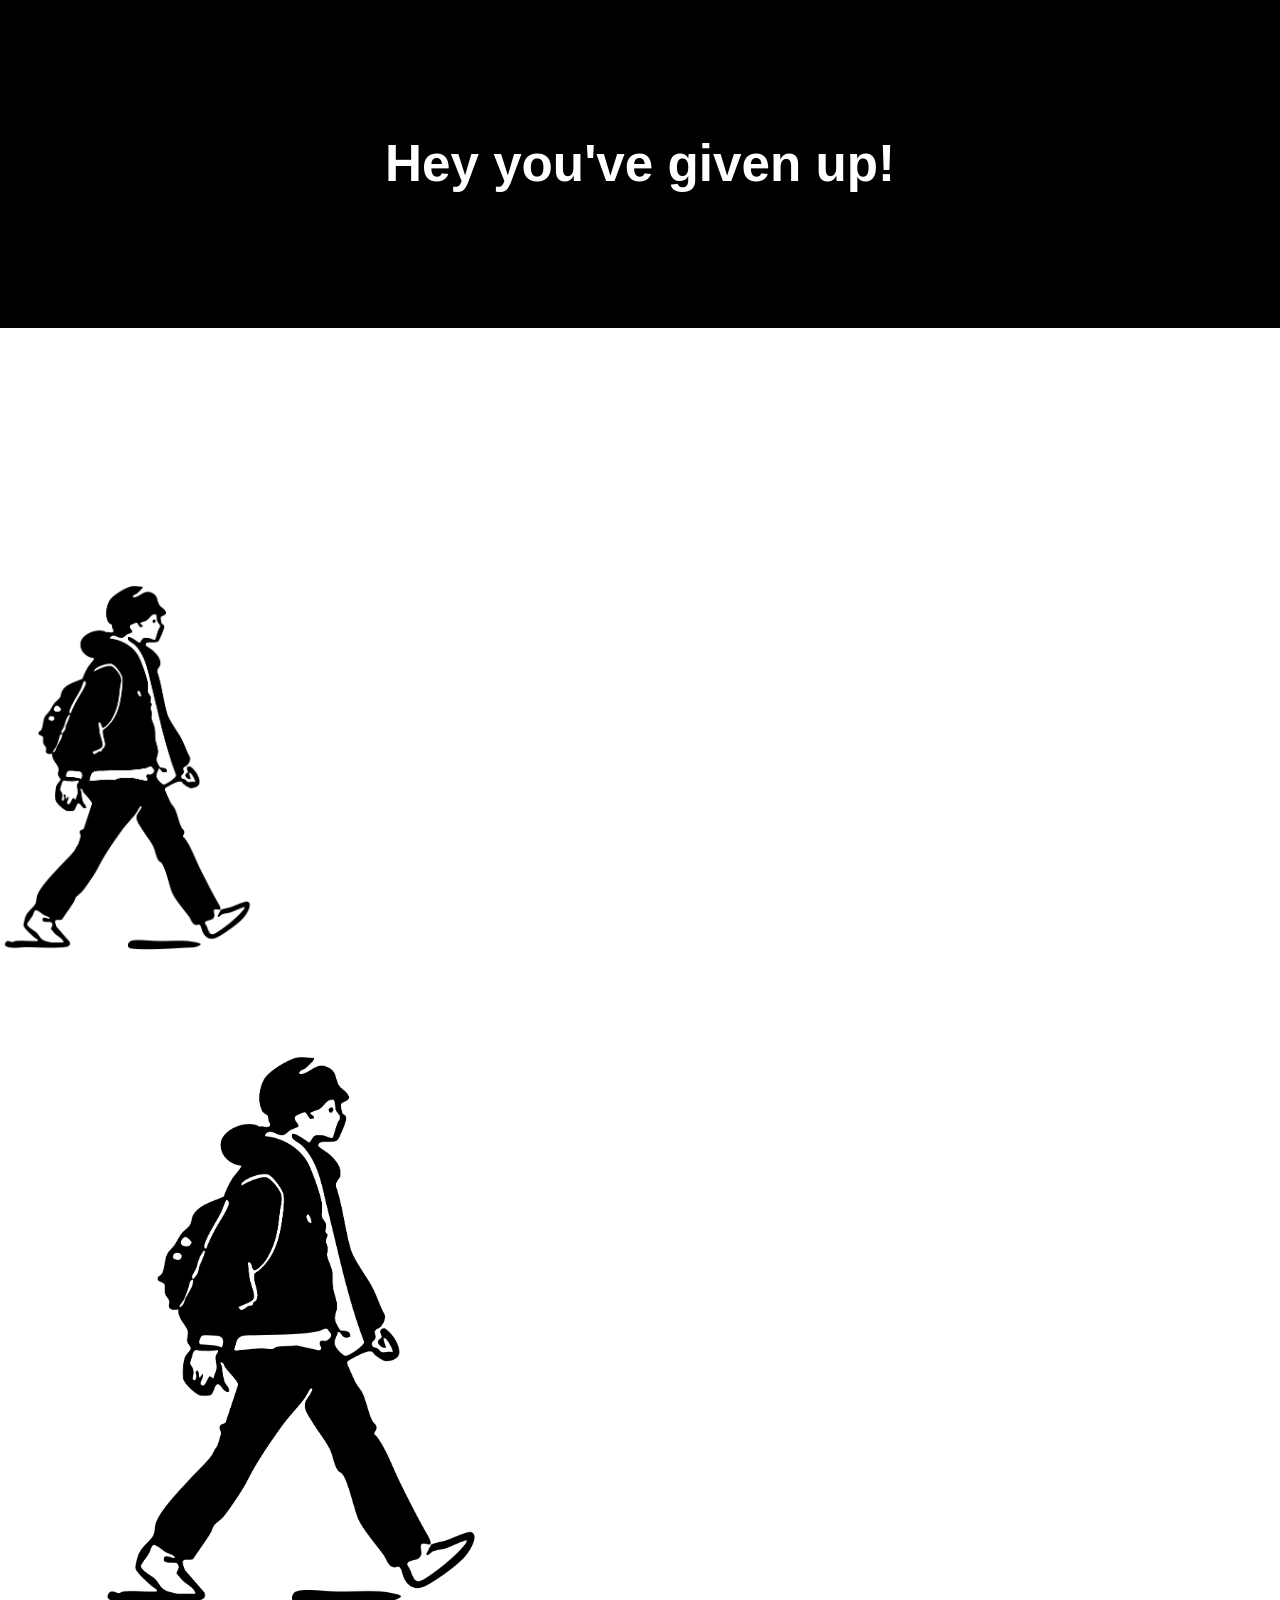
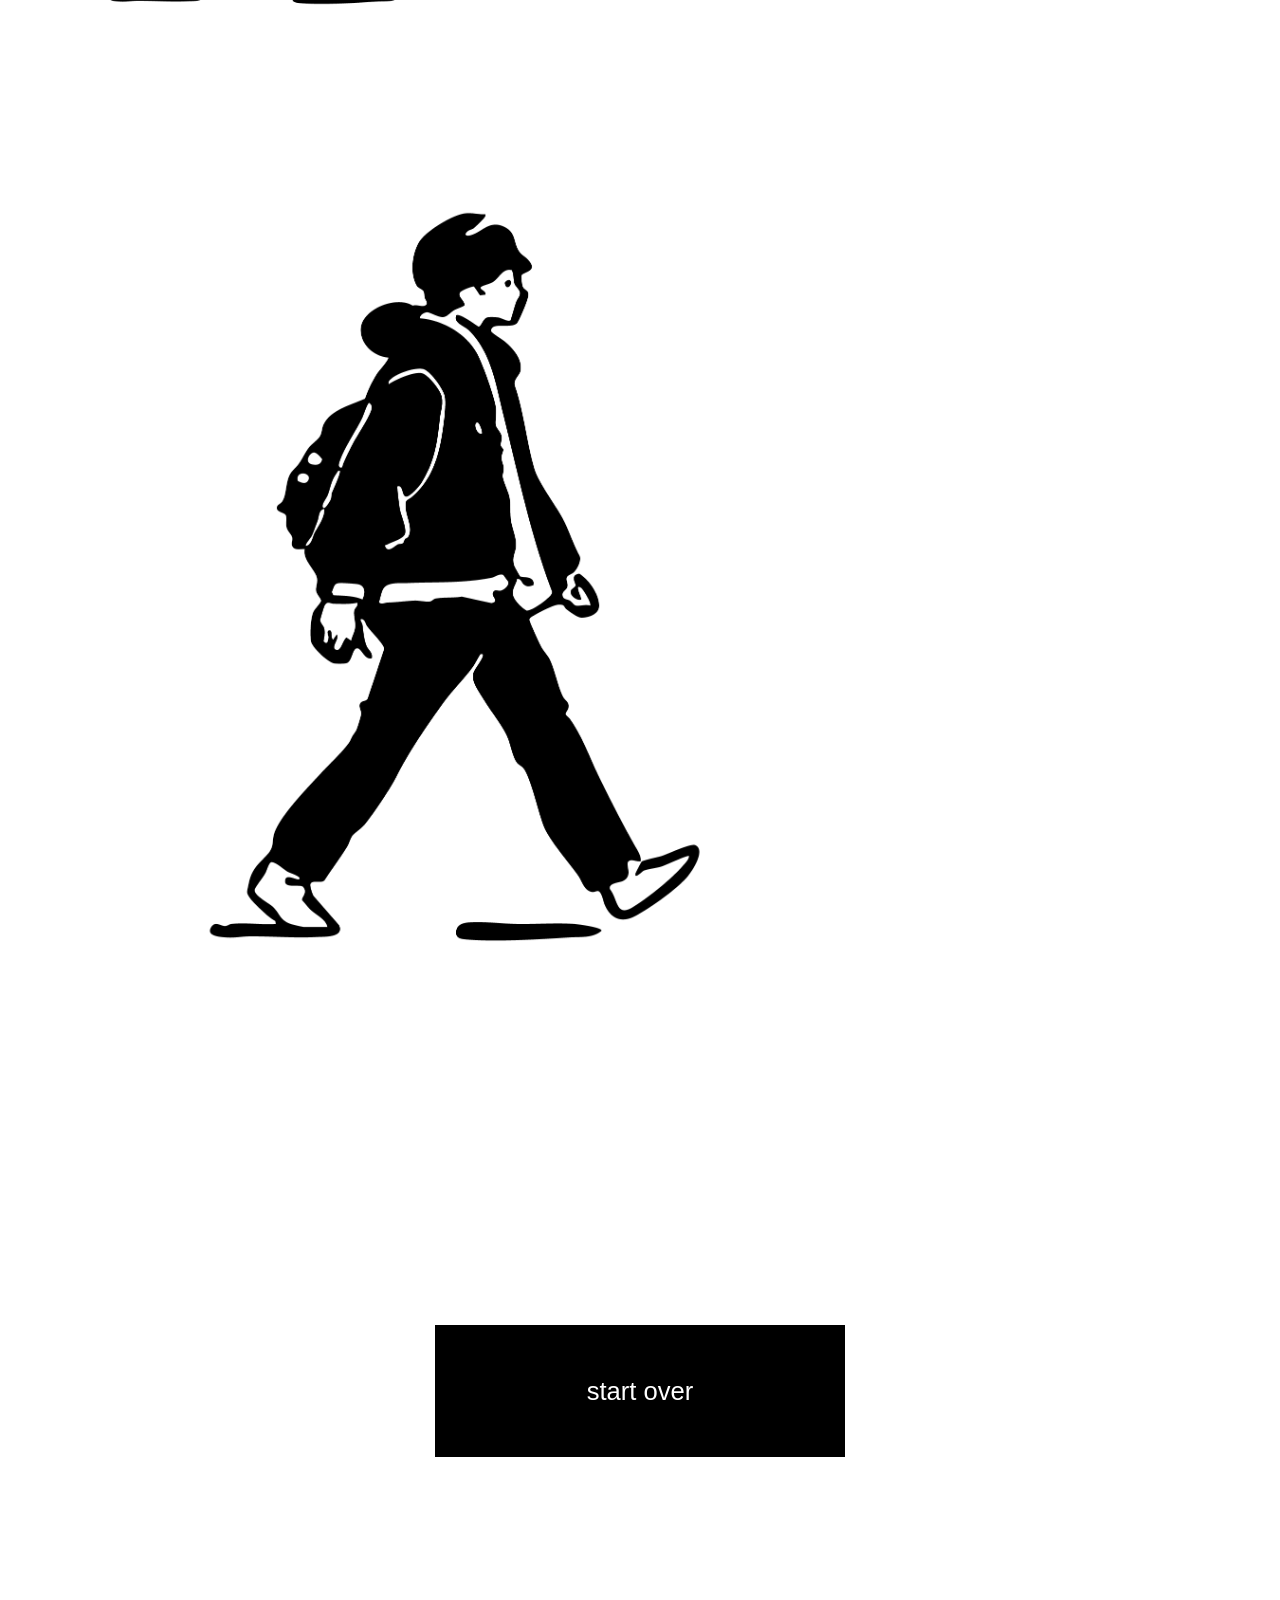
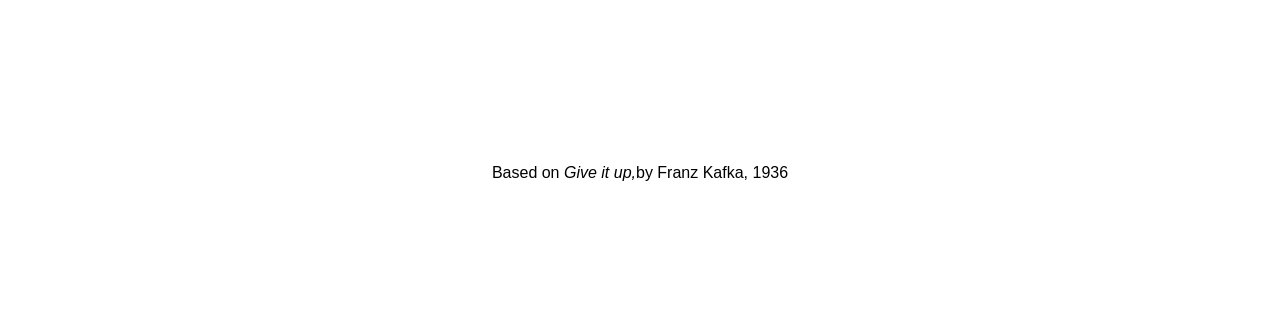
<file: kafka/page-abandon.html>
<!doctype html>
<html>
    <head>
            <title> give it up, kafka</title>
        <link rel="stylesheet"
        href="style.css">
        <!-- this makews the website more responsive-->
         <meta name="viewport" content="width=device-width, initial-scale=1.0"> 
    </head>
    <body>

<section class="blackbg">
  <h2 >Hey you've given up!</h2>
</section>
<section class="person"></section>
    <div class="walking"><img src="kafka-images/walking.png" alt="boy walking"></div>
    <div class="walking"><img src="kafka-images/walking.png" alt="boy walking"></div>
    <div class="walking"><img src="kafka-images/walking.png" alt="boy walking"></div>
    </body>
<section class="buttons">
    <div><a href="index.html">start over</a></div>
</section>
<section>
    <p> Based on <i> Give it up,</i>by Franz Kafka, 1936</p>
</section>
</html>
</file>
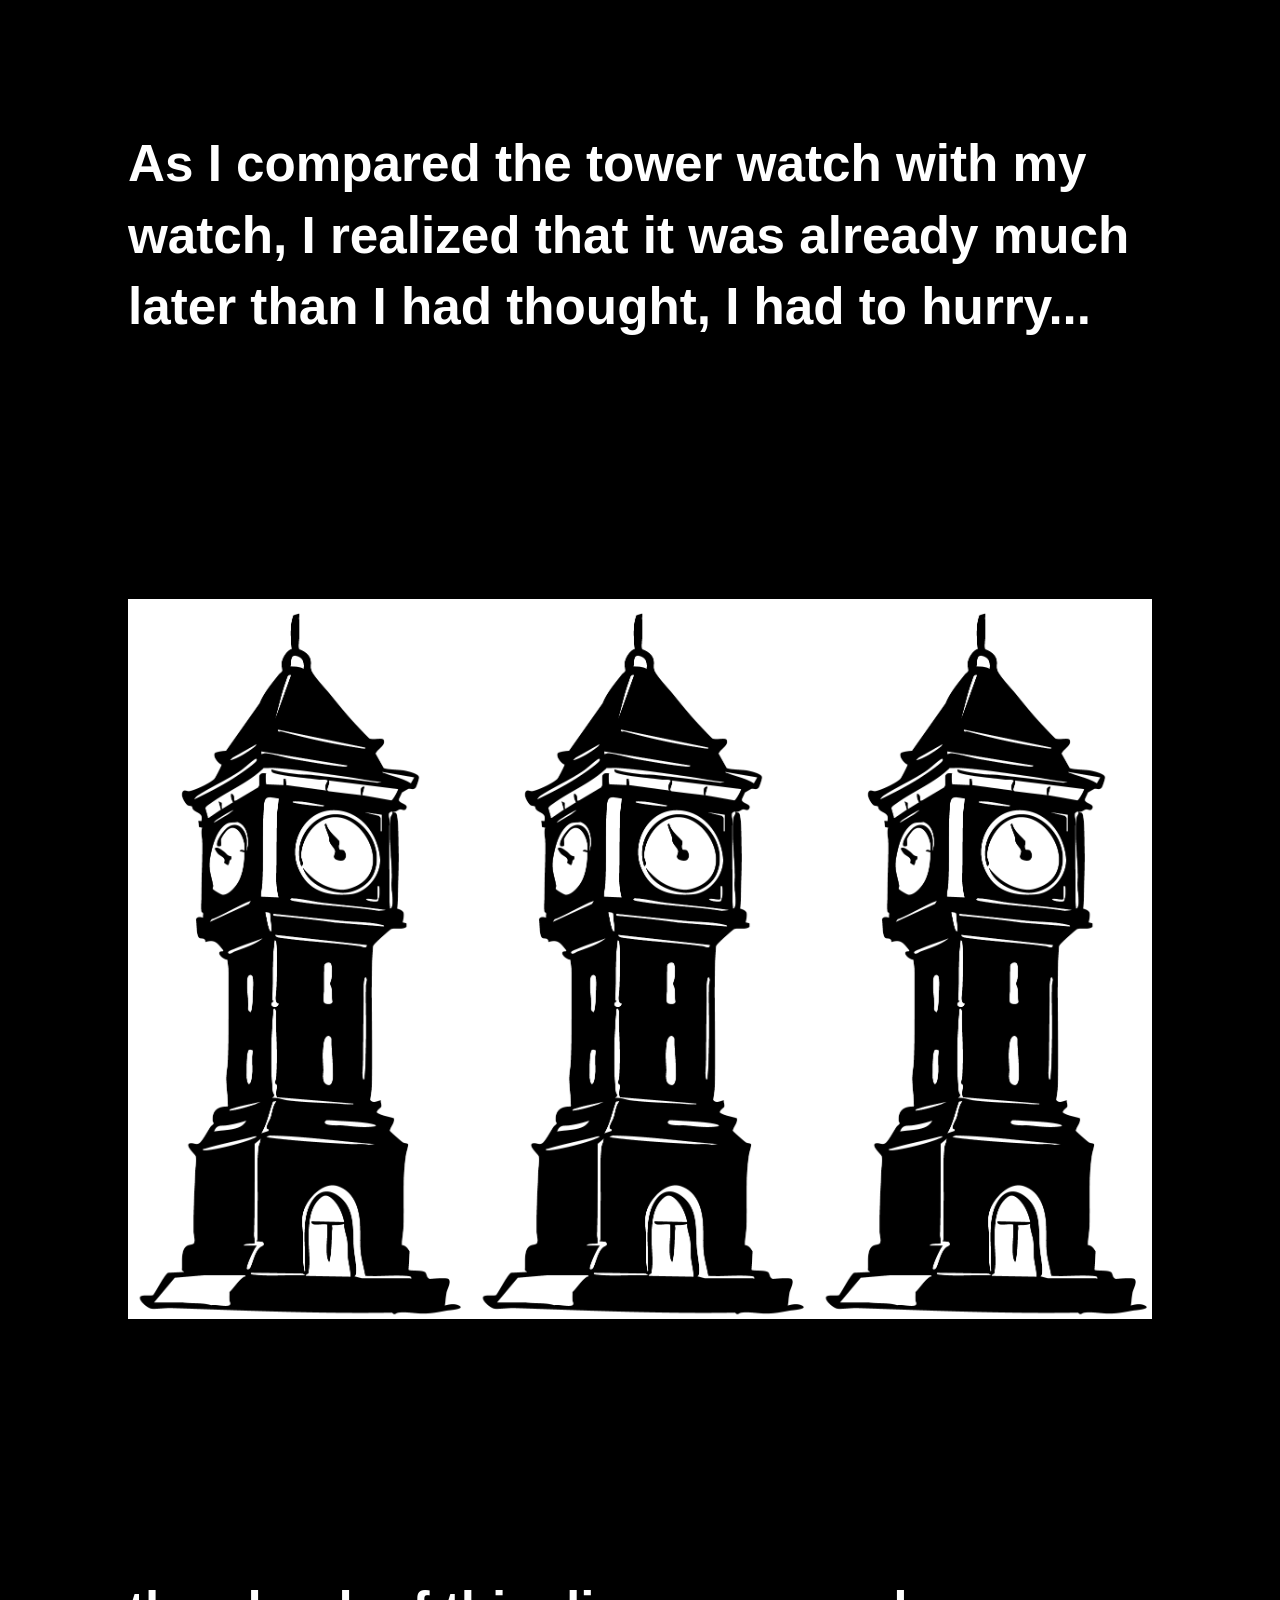
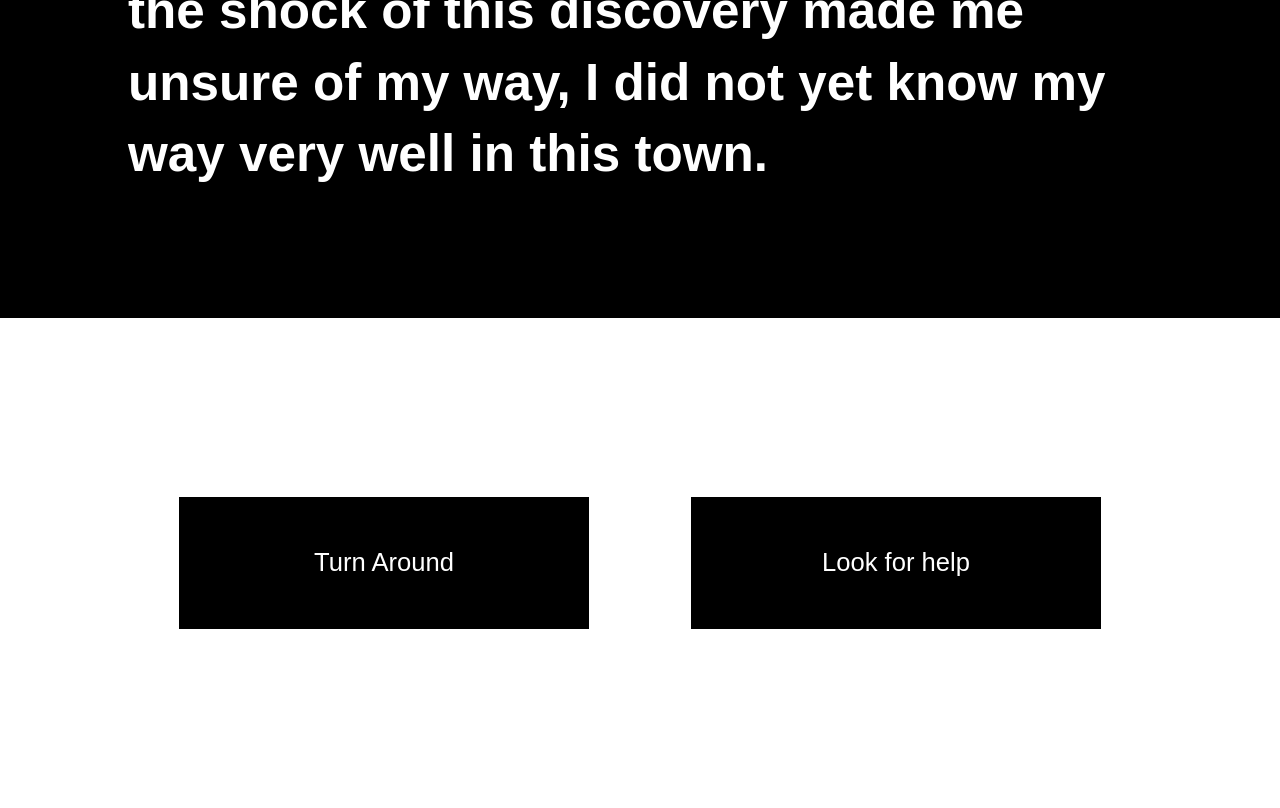
<file: kafka/page2.html>
<!doctype html>
<html>
    <head>
            <title> give it up, kafka</title>
        <link rel="stylesheet"
        href="style.css">
        <!-- this makews the website more responsive-->
         <meta name="viewport" content="width=device-width, initial-scale=1.0"> 
    </head>
    <body>
<section class="blackbg">
    <h2> As I compared the tower watch with my watch, I realized that it was already much later than I had thought, I had to hurry...</h2>
</section>
<section class="blackbg">
    <div class="clock"></div>
</section>
<section class="blackbg">
    <h2> the shock of this discovery made me unsure of my way, I did not yet know my way very well in this town. </h2>
</section>
<section class="buttons">
    <div><a href="page-abandon.html">Turn Around</a></div>
    <div><a href="page3.html">Look for help</a></div>
</section>

</html>
</file>
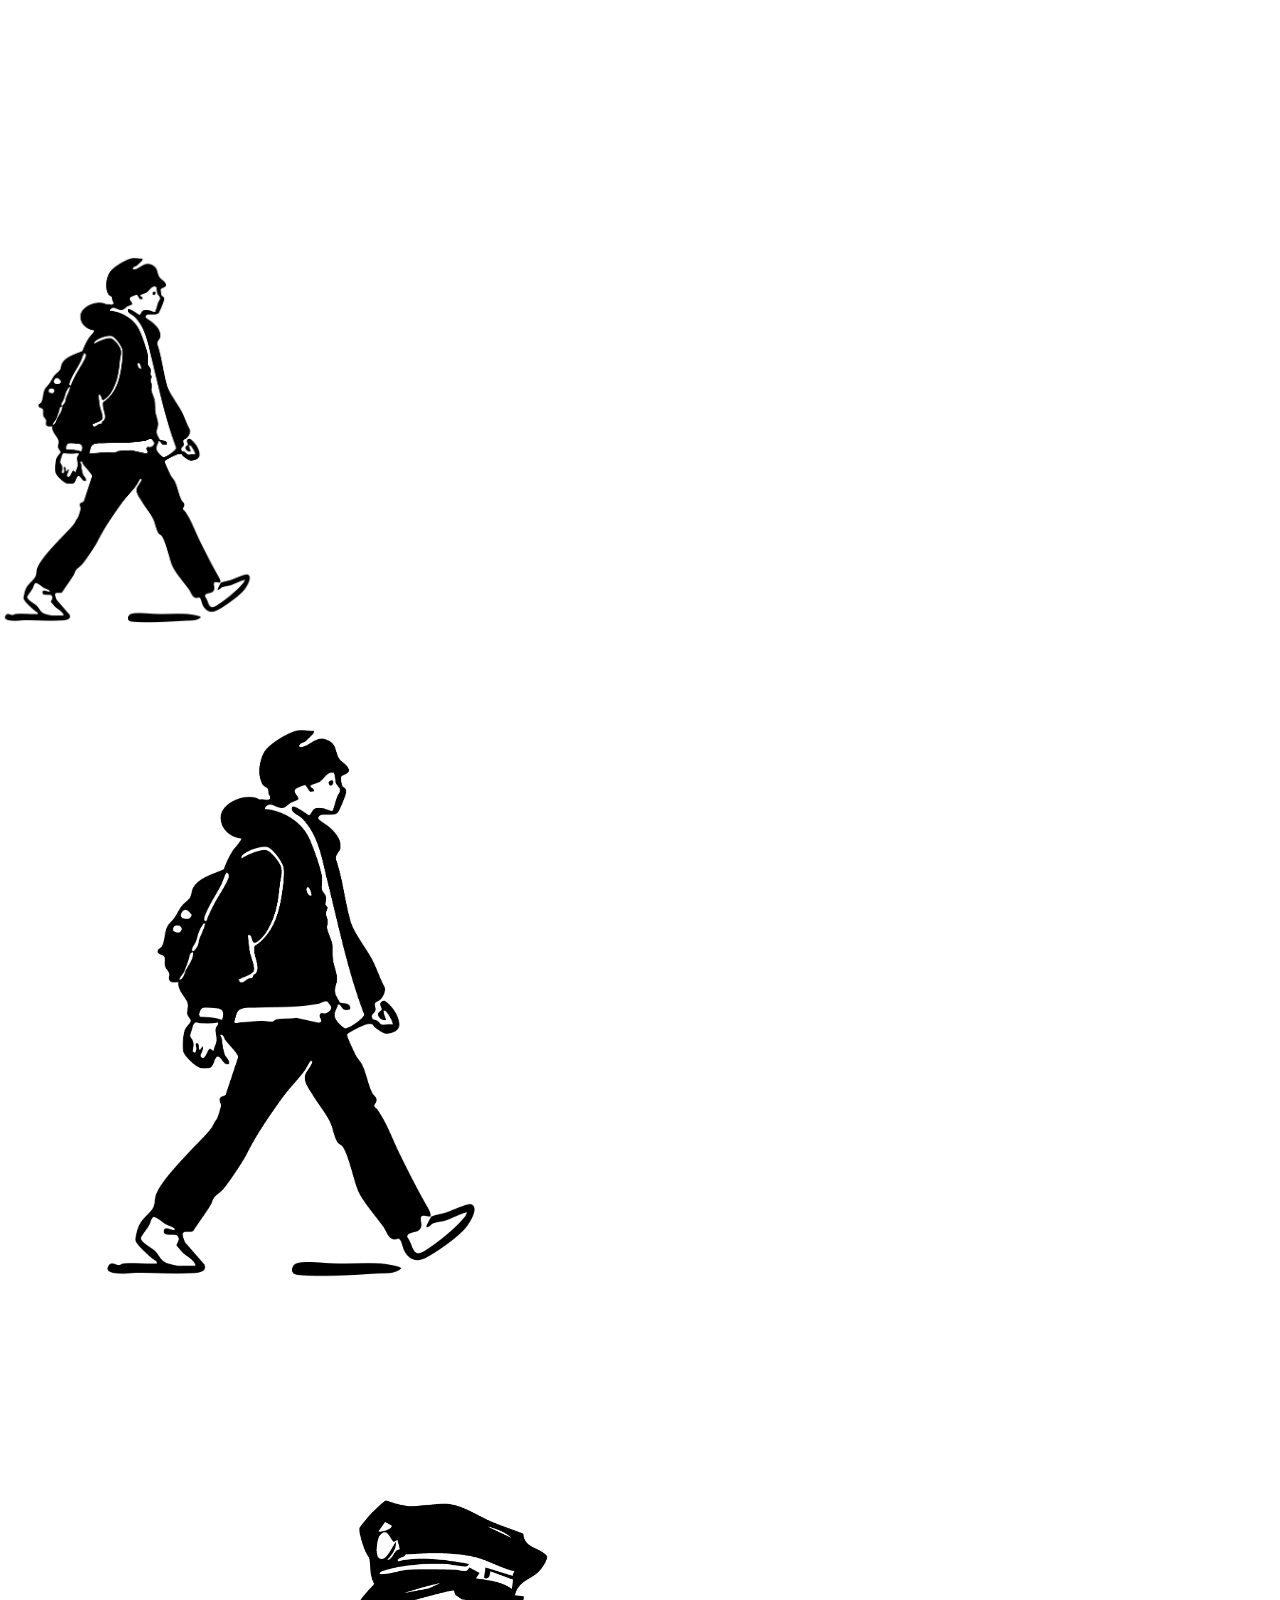
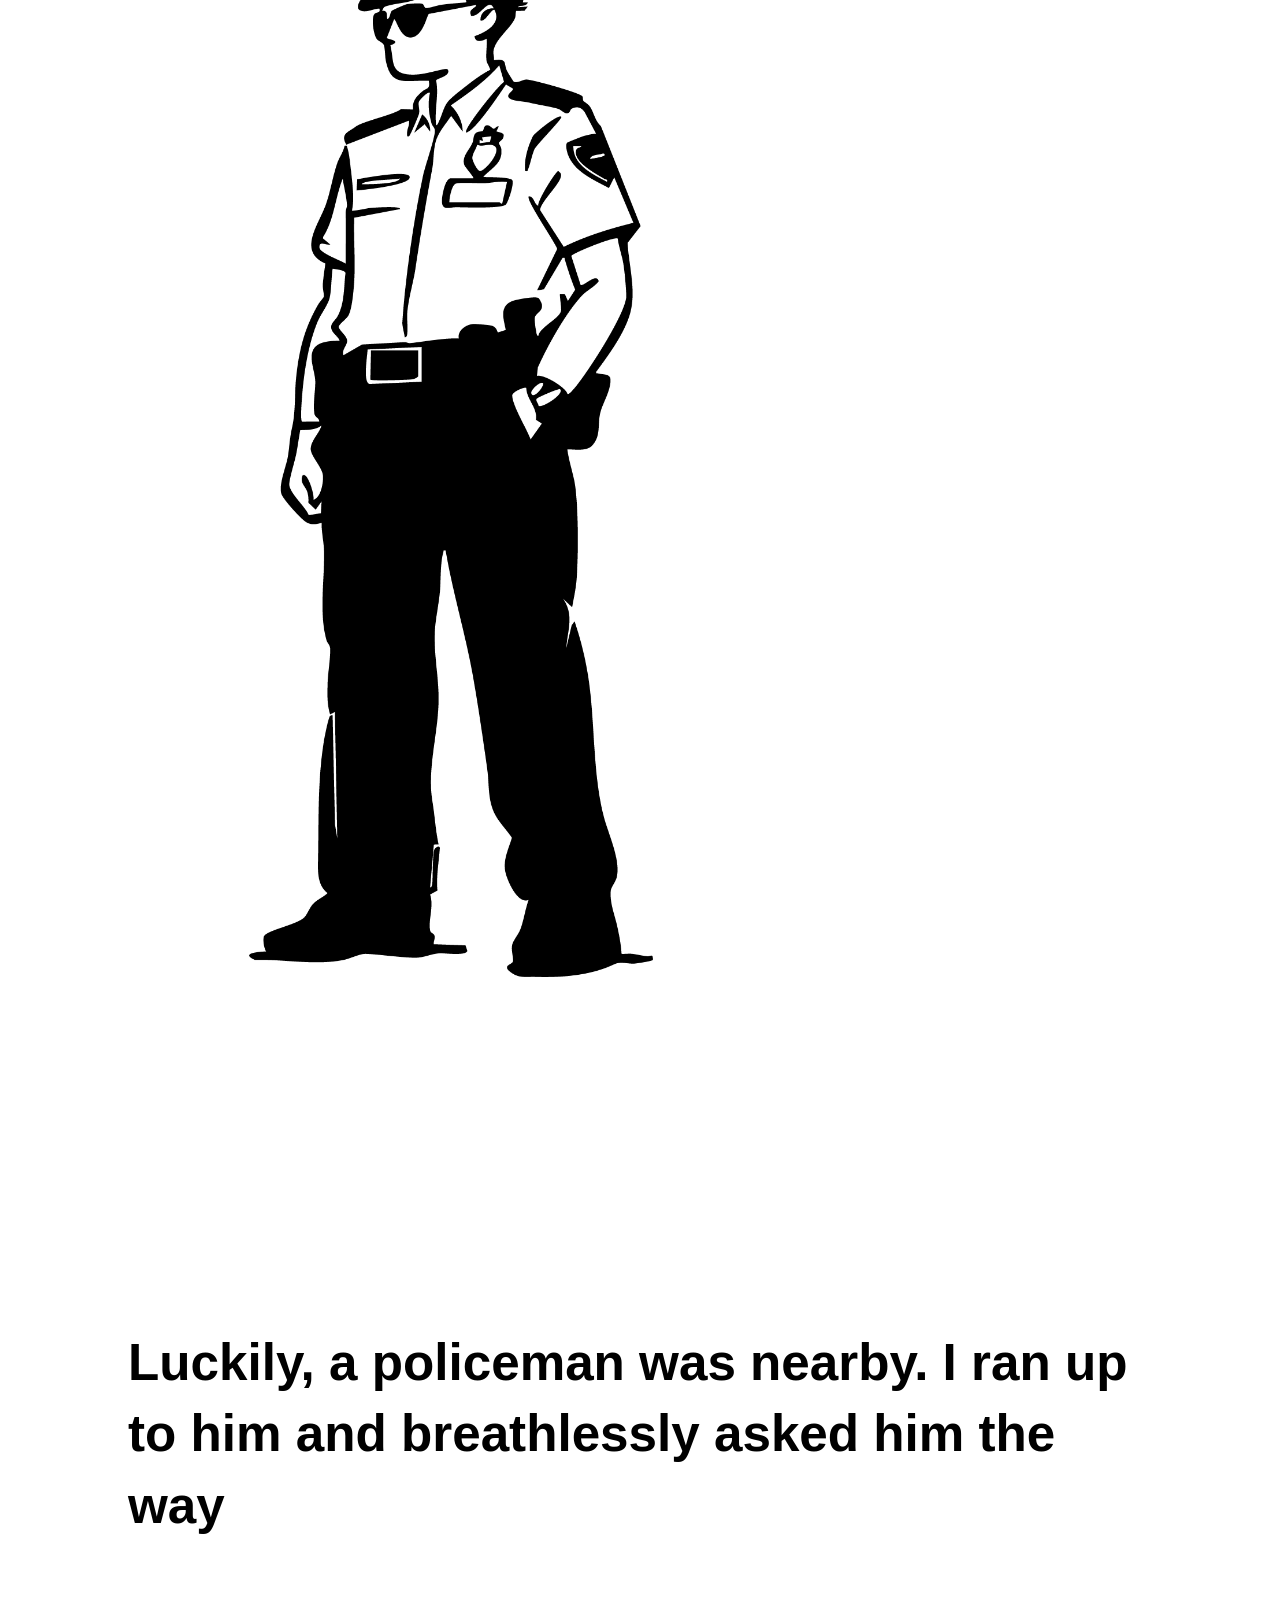
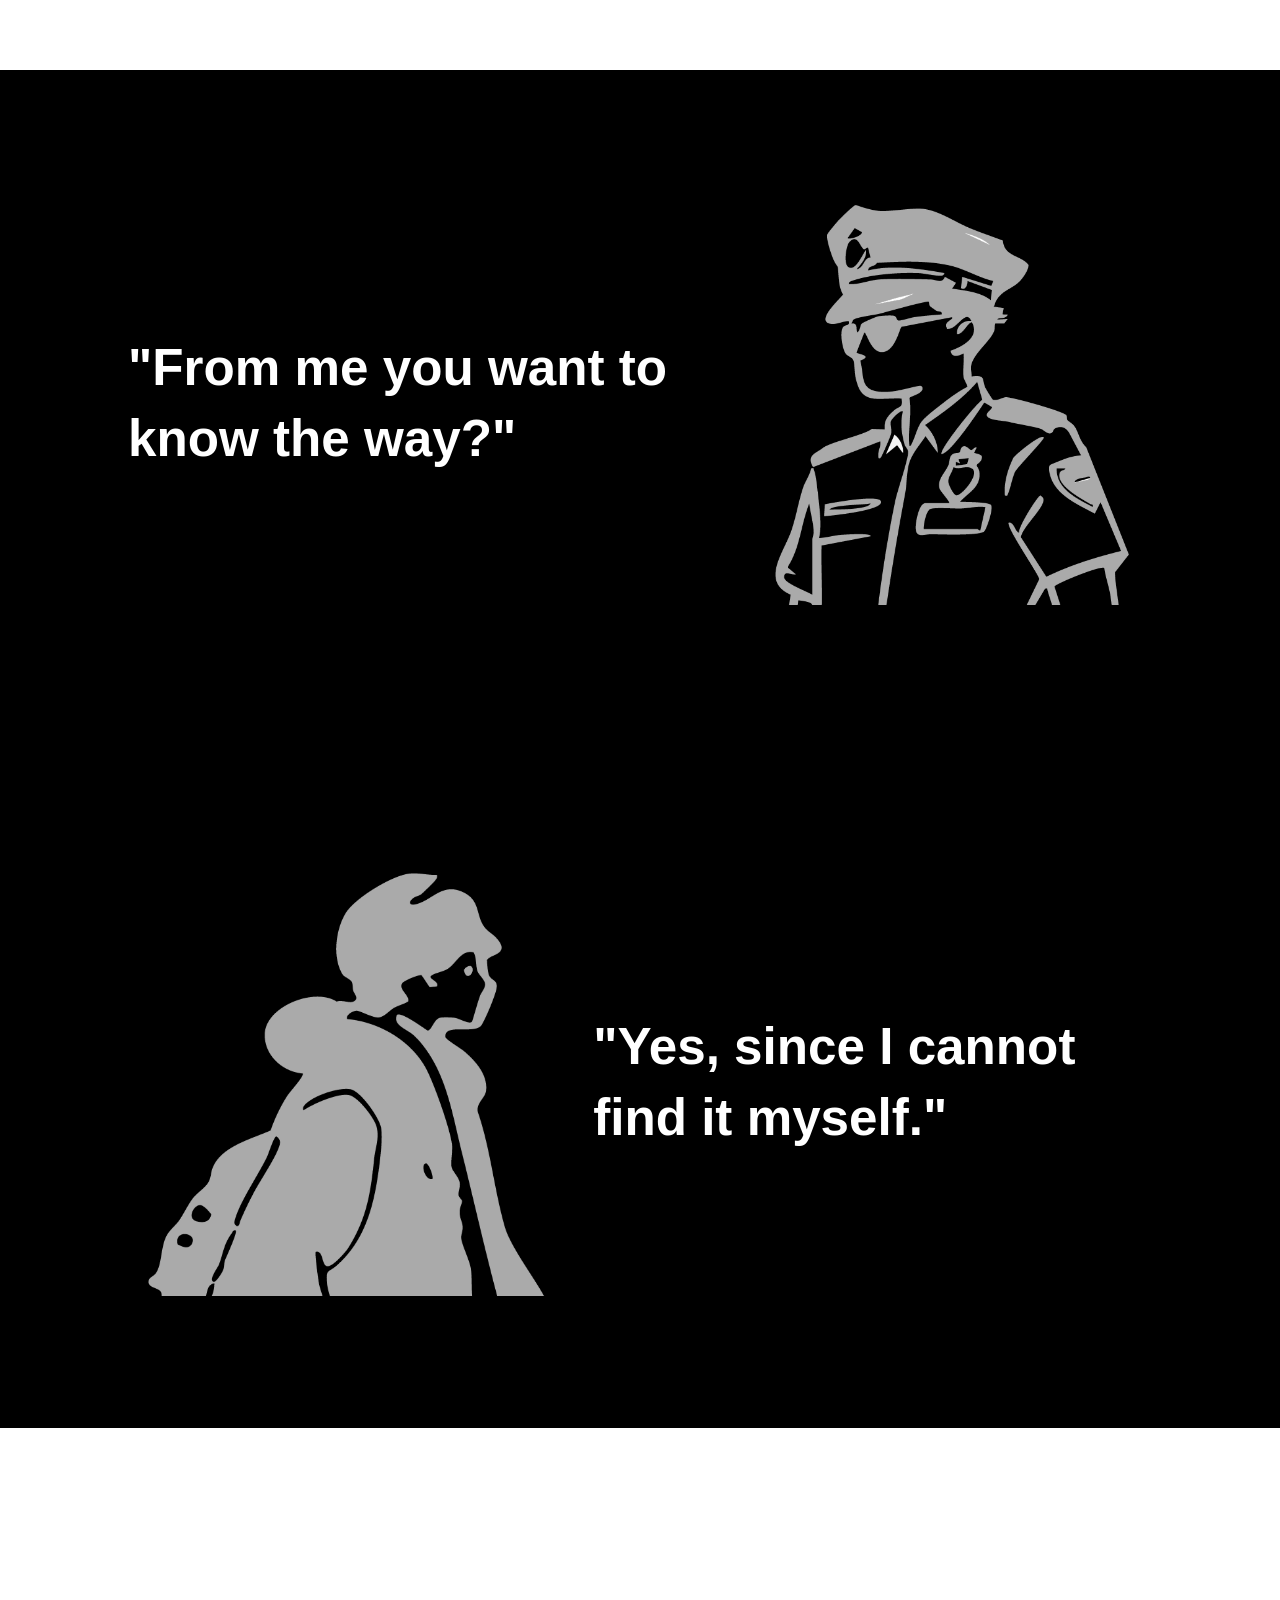
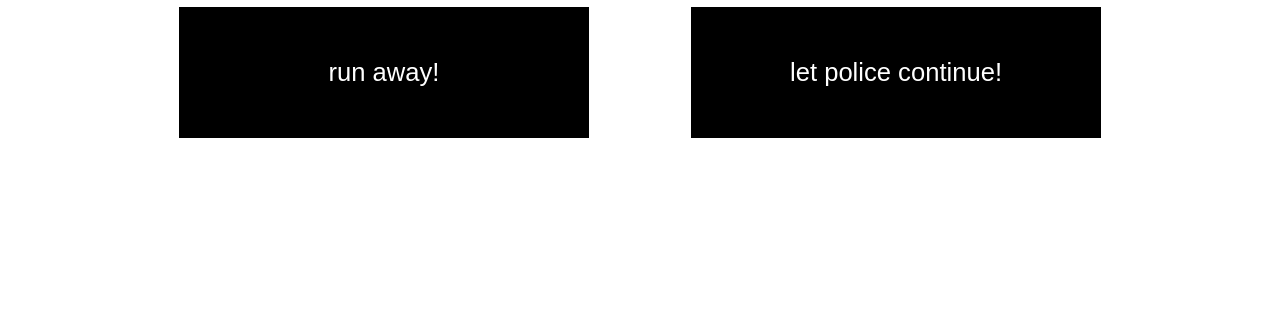
<file: kafka/page3.html>
<!doctype html>
<html>
    <head>
            <title> give it up, kafka</title>
        <link rel="stylesheet"
        href="style.css">
        <!-- this makews the website more responsive-->
         <meta name="viewport" content="width=device-width, initial-scale=1.0"> 
    </head>
    <body>

<section class="person"></section>
    <div class="walking"><img src="kafka-images/walking.png" alt="boy walking"></div>
    <div class="walking"><img src="kafka-images/walking.png" alt="boy walking"></div>
    <div class="walking"><img src="kafka-images/police.png" alt="policeman"></div>
    </body>

    <section>
    <h2> Luckily, a policeman was nearby. I ran up to him and breathlessly asked him the way</h2>
</section>

<section class="blackbg quote">
   <div><h2>"From me you want to know the way?"</h2></div>
   <div><img src="kafka-images/police2.png" alt="policeman"></div>
</section>
<section class="blackbg quote">
<div><img src="kafka-images/walking2.png" alt="boy walking"></div>
    <div><h2> "Yes, since I cannot find it myself."</h2></div>
</section>
<section class="buttons">
    <div><a href="page-abandon.html">run away!</a></div>
    <div><a href="page4.html">let police continue!</a></div>

</section>

</html>
</file>
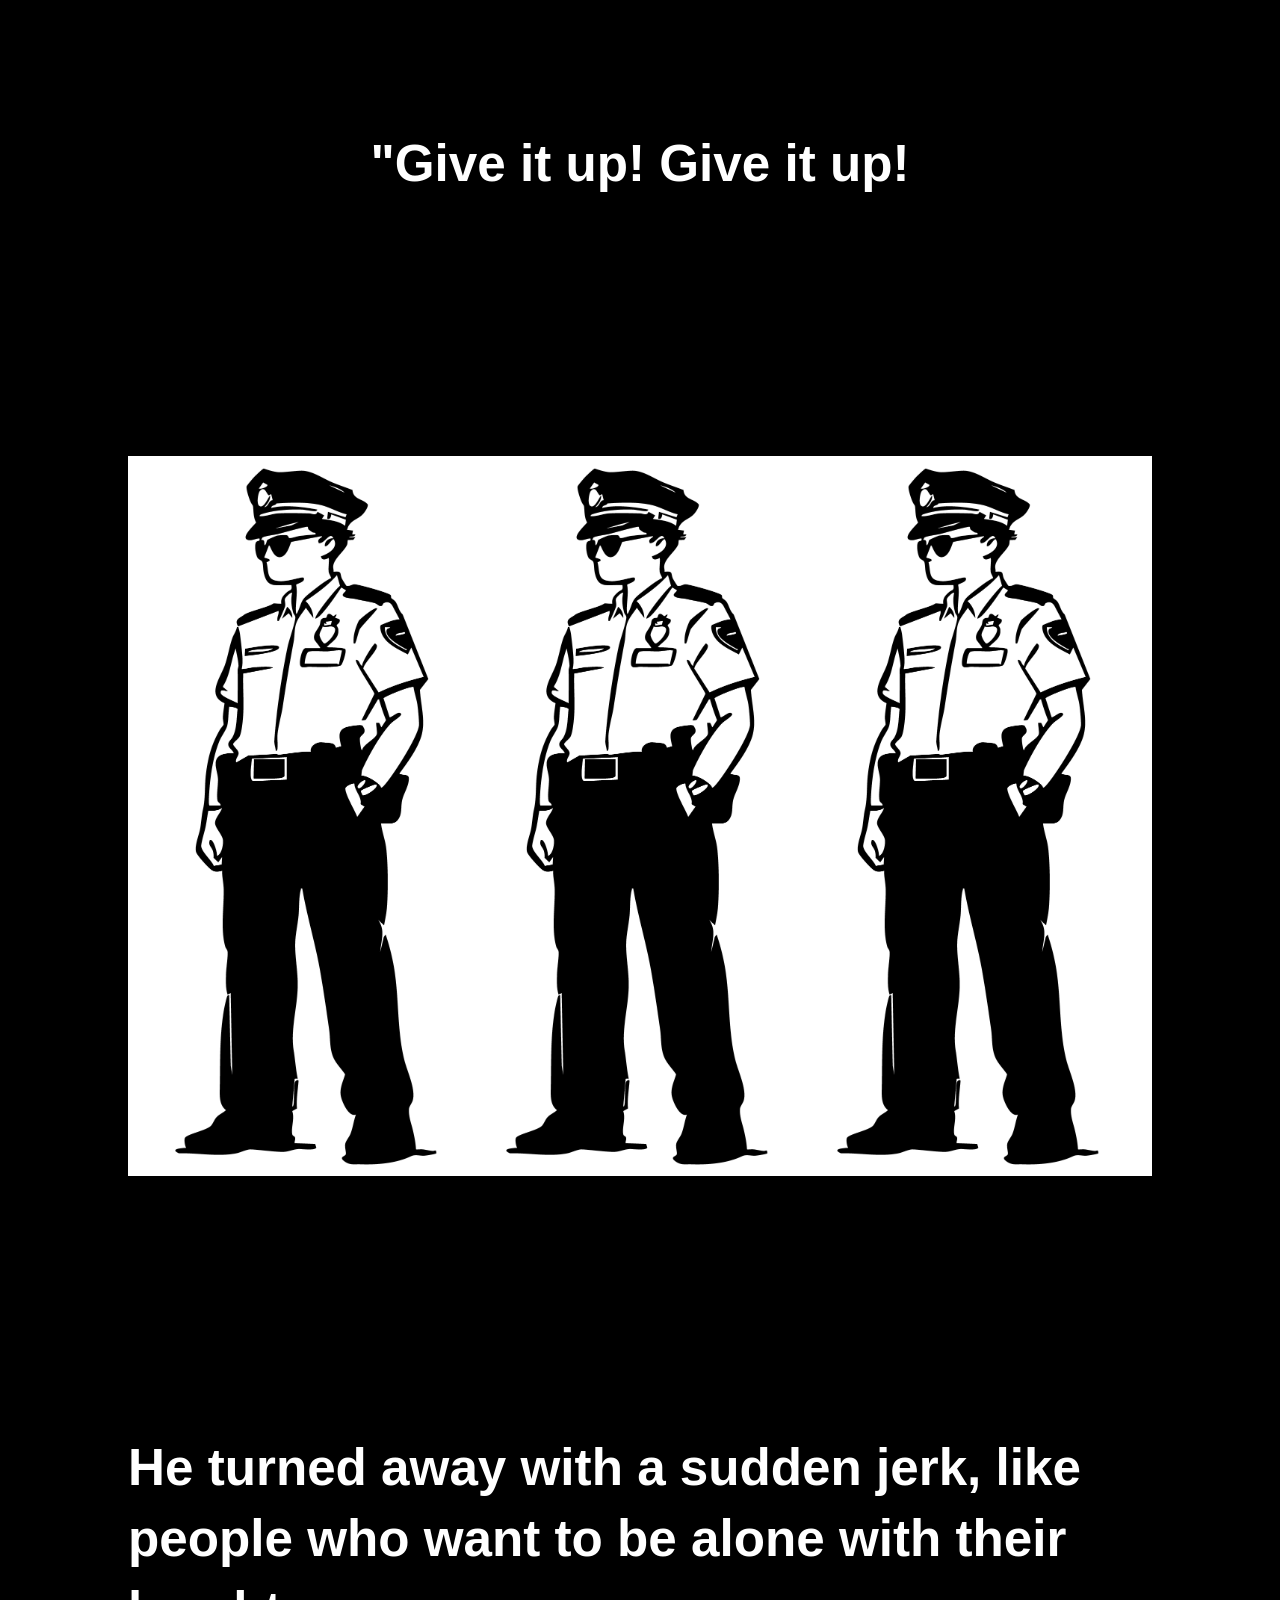
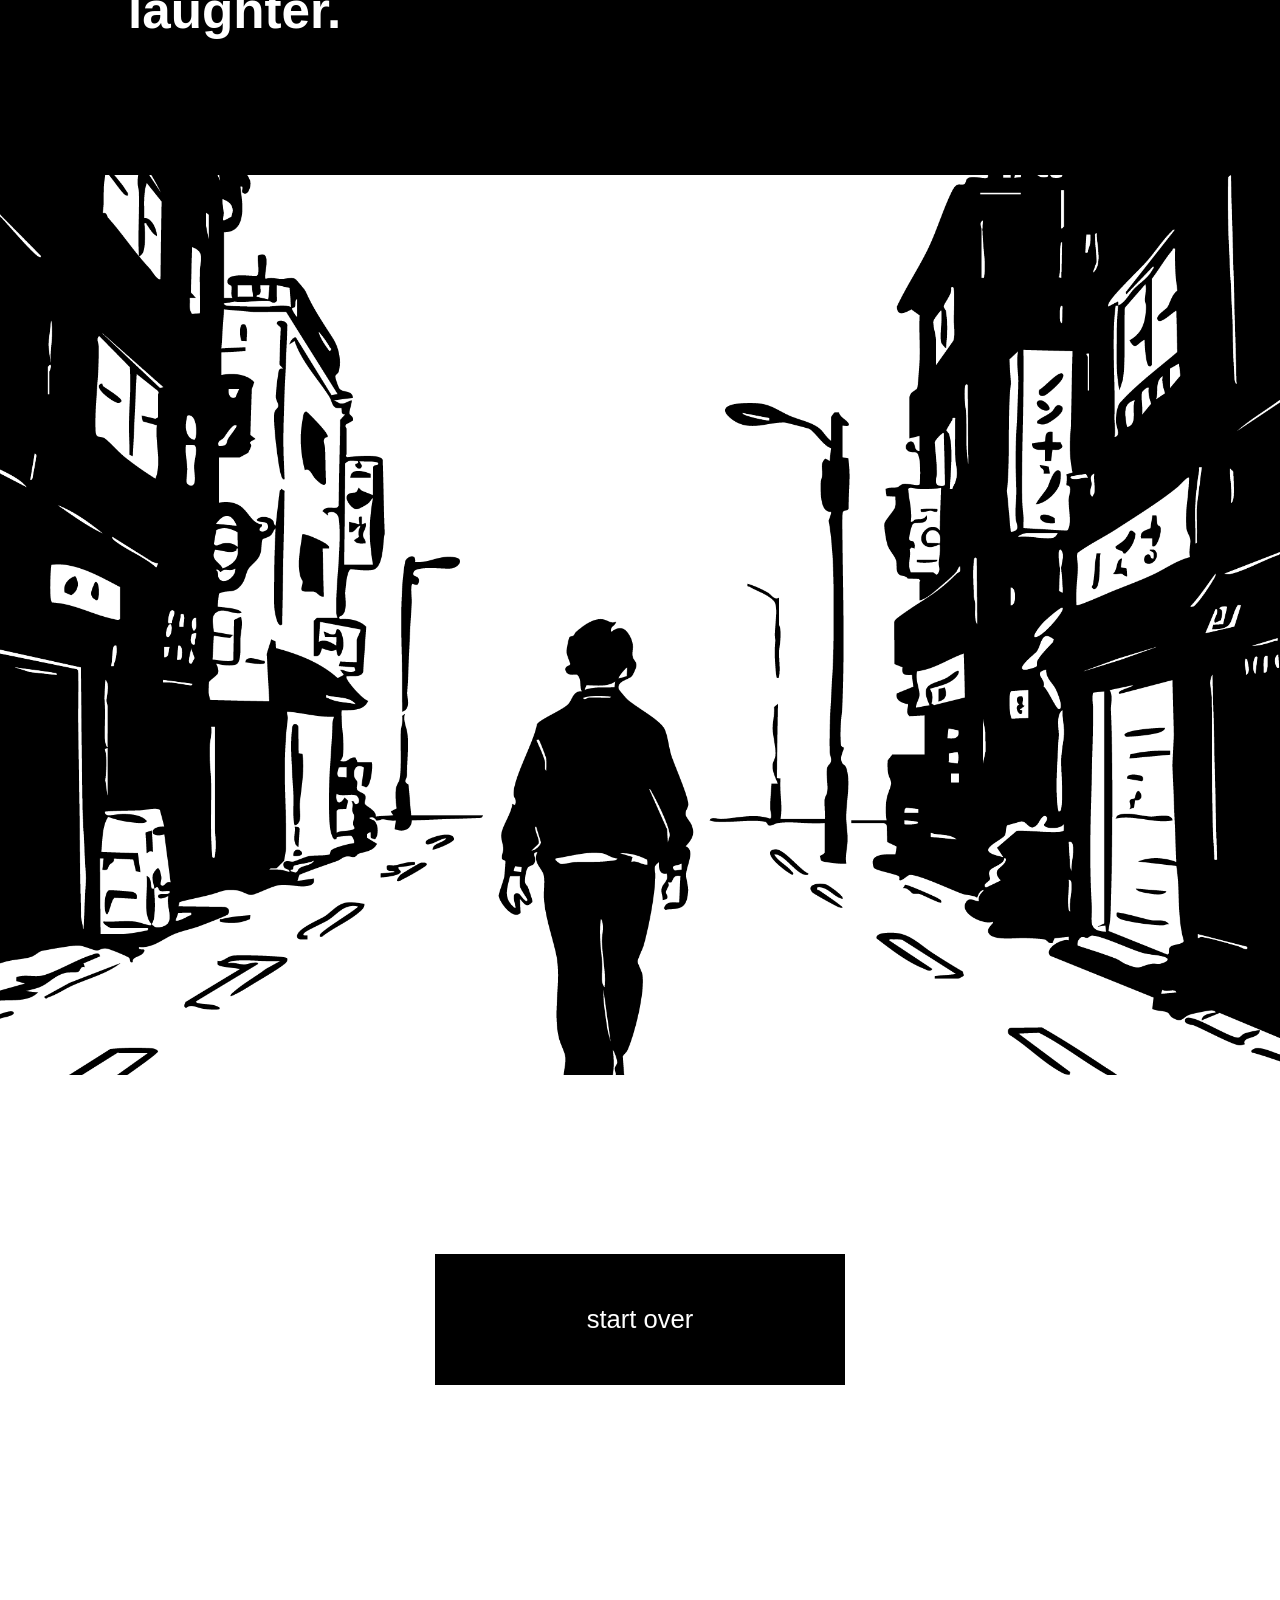
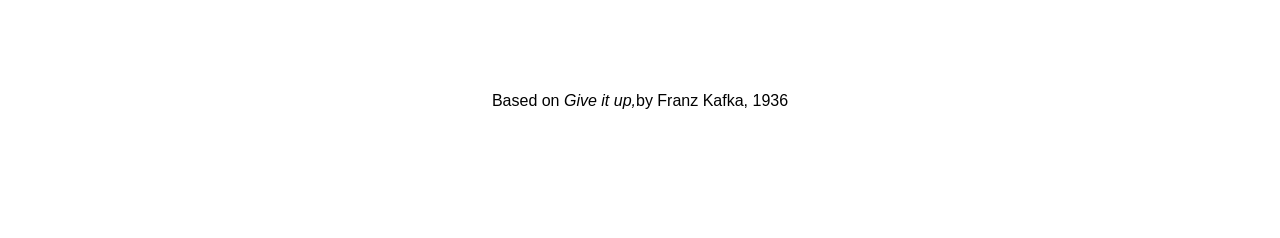
<file: kafka/page4.html>
<!doctype html>
<html>
    <head>
            <title> give it up, kafka</title>
        <link rel="stylesheet"
        href="style.css">
        <!-- this makews the website more responsive-->
         <meta name="viewport" content="width=device-width, initial-scale=1.0"> 
    </head>
    <body>

<section class="blackbg">
  <h2 class="animation">"Give it up! Give it up!</h2>
</section>
<section class="blackbg">
  <div class="police"></div>
</section>
<section class="blackbg">
  <h2>He turned away with a sudden jerk, like people who want to be alone with their laughter.</h2>
</section>
<section class="finalstreet">
</section>
<section class="buttons">
    <div><a href="index.html">start over</a></div>
</section>
<section>
    <p> Based on <i> Give it up,</i>by Franz Kafka, 1936</p>
</section>
</html>
</file>
<file: cupcake/style.css>
* {
    margin: 0;
padding: 0;
box-sizing:border-box;
}

body{
  font-family: "Roboto", sans-serif;
  font-optical-sizing: auto;
  font-weight: 400;
  font-style: normal;
  font-variation-settings:
    "wdth" 100;
    background-color: pink;
}

h1 {font-family: "Oswald", sans-serif;
font-optical-sizing: auto;
font-weight: 700;
font-style: normal;
font-size: 15vw;
text-transform: uppercase;
color: white;
text-shadow: 3px 3px 3px black;
line-height: 1;}    

#headline {
width: 80%;
margin: 50px auto;
position: relative;}

.cupcake1 {
    width: 100px;
    height: 100px;
    background-image: url(cupcake-images/cupcake1.png);
    background-size: cover;
    background-position: center;
    background-repeat: no-repeat;
    position:absolute;
    top: 100px;
    left: 0;
    animation: rotate 3s 0s infinite alternate-reverse;
}
.cupcake2 {
    width: 100px;
    height: 100px;
    background-image: url(cupcake-images/cupcake2.png);
    background-size: cover;
    background-position: center;
    background-repeat: no-repeat;
    position:absolute;
    top: 150px;
    right: 0;
    animation: rotate 8s 2s infinite alternate;
}
@keyframes rotate{
    0% {rotate:0deg;}
    100% {rotate:360deg;}
}
#content {
    width: 80%;
    margin: 50px auto;
    display: flex;
    flex-direction: row;
}
.column {
    width: 50%;
}
h2 {font-size:28px;
    margin-right: 50px;
    line-height: 1.3;
}
p {font-size: 20px;
    line-height: 1.3;
}
#bottom {
    width: 80%;
    margin: 50px auto;
    display: none;
}
#bottom img {
    width: 100%;
    height: auto;
}
@media screen and (max-width: 1000px) {
    body {background-color: yellow;}
}
@media screen and (max-width: 650px) {
    #content {
        flex-direction: column;
    }
    .column {
        width: 100%;
    }
    h2 {margin-bottom: 50px;
    }
    .cupcake2 {
        top: 50px;
        width: 75px;
        height: 75px;
        background-image: url(cupcake-images/cupcake2-eaten.png);
    }
    .cupcake1 {
        top: 100px;
        width: 75px;
        height: 75px;
        background-image: url(cupcake-images/cupcake1-eaten.png);
    }
    body {background-color: green;}
    #bottom: {
        display: block;
    }
}
</file>
<file: daytonight/style.css>
*{
    margin: 0;
    padding: 0;
    box-sizing: border-box;
}
body {
    background: linear-gradient((90deg,rgba(161, 228, 255, 1) 0%, rgba(250, 170, 250, 1) 50%, rgba(247, 237, 146, 1) 100%);)
}
.container {
    width: 100%;
    height: 100vh;
    display:flex;
    align-items: center;
    justify-content: center;
}
.smallcircle {
    width: 100%;
    height: 100px;
border-radius: 50%;
background-image: url(images/trees.jpg);
background-size: cover;
animation: enlarge 2s 0s infinite alternate;
}
.largecircle {
    width: 300%;
    height: 300px;
border-radius: 40% 60% 50% 70%;
background-image: url(images/clouds.jpg);
background-size: cover;
animation: enlarge 6s 0s infinite alternate-reverse
}
.morning {
    font-family: Arial, Helvetica, sans-serif;
    font-size: 30px;
text-transform: uppercase;
color:orange;
position: relative;
z-index: 99;
}
@keyframes enlarge {
    0% {transform: scale(1) rotate(0deg)}
    100% {transform: scale(1.5) rotate(30deg)
}}
.instructions {
    position:fixed;
    bottom: 0;
    text-align: center;
color: gray;
font-family:Arial, Helvetica, sans-serif;
font-size: 14px;
text-transform: uppercase;
}
@media screen and (max-width:1000px) {
    body{
        background: #557bfa;
background: linear-gradient(90deg, rgba(85, 123, 250, 1) 0%, rgba(207, 170, 250, 1) 50%, rgba(146, 247, 156, 1) 100%);
     }
     .smallcircle {
background: linear-gradient(90deg, rgba(85, 220, 250, 1) 0%, rgba(250, 170, 238, 1) 50%, rgba(247, 146, 198, 1) 100%);}
.largecircle
{background: linear-gradient(90deg, rgba(85, 96, 250, 1) 0%, rgba(242, 80, 221, 1) 50%, rgba(245, 81, 81, 1) 100%);
width: 100px;
width: 100px;
}
.morning {
display: none;
}
.afternoon {display: block;}
.instructions {color:white;}
}
@media screen and (max-width:700px){
    body{
background: linear-gradient(90deg, rgba(32, 50, 245, 1) 0%, rgba(250, 40, 222, 1) 50%, rgba(255, 25, 25, 1) 100%);}
    .smallcircle{ background-image: url(images/nightlights.jpg); background-size: contain; width: 100px;height: 100px; animation: enlarge 6s 0s infinite alternate;}
    .largecircle{ background-image: url(images/nightsky.jpg); background-size: contain; width: 100px;height: 100px; animation: enlarge 7s 0s infinite alternate}
    .afternoon{display:none;}
    .night{display:block}
}
</file>
<file: exercise3/style.css>
/* day */
body {
  margin: 0;
  height: 100vh;
  overflow: hidden;
  font-family: Arial, sans-serif;
  background: rgb(137, 208, 252);  
}
.caption {
  position: absolute;
  top: 20px;
  width: 100%;
  text-align: center;
  font-size: 24px;
  color: white;
}
.say-medium {
  display: none;
}
.ground {
  position: absolute;
  bottom: 0;
  width: 100%;
  height: 90px;
  background: white;
}
.snowman {
  position: absolute;
  bottom: 70px;
  left: 50%;
  margin-left: -150px;       
  width: 300px;
  height: 520px;
  transform-origin: bottom center;
}
.bottom-ball {
  position: absolute;
  bottom: 0;
  left: 50px;
  width: 200px;
  height: 200px;
  background: white;
  border: 3px solid rgb(197, 195, 195);
  border-radius: 50%;        
}
.middle-ball {
  position: absolute;
  bottom: 170px;
  left: 75px;
  width: 150px;
  height: 150px;
  background: white;
  border: 3px solid rgb(197, 195, 195);
  border-radius: 50%;
}
.head {
  position: absolute;
  bottom: 300px;
  left: 95px;
  width: 110px;
  height: 110px;
  background: white;
  border: 3px solid rgb(197, 195, 195);
  border-radius: 50%;
}
.button {
  position: absolute;
  left: 143px;
  width: 14px;
  height: 14px;
  background: black;
  border-radius: 50%;
}
.button1 { bottom: 290px; }
.button2 { bottom: 255px; }
.button3 { bottom: 220px; }
.arm {
  position: absolute;
  bottom: 260px;
  width: 110px;
  height: 7px;
  background: rgb(128, 62, 16);
}
.left-arm {
  left: -20px;
  transform: rotate(30deg);
}
.right-arm {
  left: 210px;
  transform: rotate(-30deg);
}
.eye {
  position: absolute;
  bottom: 365px;
  width: 12px;
  height: 12px;
  background: black;
  border-radius: 50%;
}
.left-eye  { left: 125px; }
.right-eye { left: 163px; }

.nose {
  position: absolute;
  bottom: 345px;
  left: 145px;
  width: 0;
  height: 0;
  border-left: 45px solid orange;
  border-top: 7px solid transparent;
  border-bottom: 7px solid transparent;
}

.mouth {
  position: absolute;
}
.happy-mouth {
  bottom: 322px;
  left: 128px;
  width: 44px;
  height: 18px;
  border-bottom: 5px solid black;
  border-radius: 0 0 44px 44px;
}
.scarf {
  display: none;
  position: absolute;
  bottom: 292px;
  left: 90px;
  width: 120px;
  height: 22px;
  background: red;
  border-radius: 10px;
}
.hat {
  position: absolute;
  bottom: 395px;
  left: 60px;
  width: 180px;
  height: 100px;
  transform-origin: bottom center;   
  transition: transform 0.2s;       
}
.hat-top {
  position: absolute;
  bottom: 14px;
  left: 40px;
  width: 100px;
  height: 80px;
  background: #3a3a52;
}
.hat-band {
  position: absolute;
  bottom: 14px;
  left: 40px;
  width: 100px;
  height: 16px;
  background: rgb(209, 13, 52);
}
.hat-brim {
  position: absolute;
  bottom: 0;
  left: 0;
  width: 180px;
  height: 16px;
  background: #2b2b3a;
  border-radius: 8px;
}
/* dusk */
@media (max-width: 768px) {
  body {
    background: rgb(162, 147, 194);
  }
  .ground {
    background: rgb(184, 184, 221);
  }
  .snowman {
    transform: scale(0.8);       
  }
  .scarf {
    display: block;              
  }
  .caption {
    font-size: 20px;
  }
  .say-big    { display: none; }
  .say-medium { display: inline; }
}
/* night */
@media (max-width: 480px) {
  body {
    background: rgb(32, 32, 150);
  }
  .ground {
    background: rgb(168, 193, 226);
  }
  .snowman {
    transform: scale(0.65);      
  }
  .arm {
    display: none;               
  }
  .happy-mouth {
    display: none;              
  }
  .caption {
    font-size: 18px;
  }
  .say-medium { display: none; }
}
</file>
<file: kafka/style.css>
* {margin: 0;
padding: 0;
box-sizing: border-box;
}
body {font-family:Arial, Helvetica, sans-serif;
}
section {
    padding: 10%;
    display: flex;
    align-items: center;
    justify-content: center;
}
h2 {
    font-size: 4vw;
    line-height: 1.4;
}
.streets {
    background-image: url(kafka-images/streets.png);
    background-size: cover;
    background-position: center;
    width: 100%;
    height: 100vh;
}
img {
    width: 100%;
    height: auto;
}
.walking {
    width: 20%;
}
.walking:nth-of-type(2) 
/*the second instance of the class name */{
    width: 30%;
    margin: 100px;
}
.walking:nth-of-type(3) 
/*the third instance of the class name */{
    width: 40%;
    margin: 200px;
}
.person {
    align-items: flex-start;
}
.buttons div {
    width: 50%;
}
.buttons div a {
    background: black;
    display:block;
    margin: 10%;
    padding: 10%;
    font-size: 2vw;
    text-decoration: none;
    color: white;
    text-align: center;
    transition: all 1s;
}
.buttons div a:hover {
    background: red;
}
.blackbg {
    background-color: black;
    color: white;
}
.clock {
    height: 80vh;
    width: 100%;
    background-image: url(kafka-images/clock.png);
    background-size: contain;
    background-position: center;
    background-repeat: repeat;
}
.clock:hover {
    background-image: url(kafka-images/watch.png);
}
@keyframes grow {
    0% {
        transform: scale(100%);
        opacity: 1;
    }
    100% {
        transform: scale(200%);
        opacity: 0.2;
    }
}
.animation {
    animation: grow 1s 0s infinite alternate;
}
.police {
    background-image: url(kafka-images/police.png);
    background-size: contain;
    background-position: center;
    background-repeat: repeat;
    width: 100%;
    height: 80vh;
}
.police:hover {
    background-image: url(kafka-images/police3.png);
}
.finalstreet {
    background-image: url(kafka-images/streets2.png);
    background-size: cover;
    background-position: center;
    width: 100%;
    height: 100vh;
}
</file>
<file: poem/style.css>
*{
    Margin: 0;
    Padding: 0;
}
body {
    background-color: rgb(28, 7, 7);
    color: rgb(226, 214, 159);
    font-family: Georgia, 'Times New Roman', Times, serif;
}
h1 {
    font-size: 70px;
font-weight: normal;
margin: 100px 0 10px 100px;
/* the shorthand is top right bottom left*/
}
h2 {
    margin: 0 0 150px 100px;
    font-size: 16px;
    font-weight: normal;
    text-transform: uppercase;
}
p {
    font-size: 30px;
    margin: 50px 0 50px 100px;
}
img {
    width: 100%;
    opacity: 1;
}
/* using percentages instead of pixels makes the image responsive*/
.fadetop {
    opacity: 0.2;
}
.fademiddle {
    opacity: 0.4;
}
.fadelast {
    opacity: 0.6;
}
h6 {
    font-size: 12px;
    font-weight: normal;
    margin: 50px 0 50px 100px;
    font-family: Arial, Helvetica, sans-serif;
}
.indent {
    margin-left: 250px;
}
.indent-more {
    margin-left: 400px;
}
.pink {
    color: white;
    text-decoration: underline;
    font-style: italic;
}
.cabin-sketch-regular {
  font-family: "Cabin Sketch", sans-serif;
  font-weight: 400;
  font-style: normal;
}

.cabin-sketch-bold {
  font-family: "Cabin Sketch", sans-serif;
  font-weight: 700;
  font-style: normal;
}
</file>
<file: project1/style.css>
* {
    margin: 0 ; Padding: 0 ;
    box-sizing: border-box;
}
body {background-color:rgb(244, 155, 230); color: black;
}

.gfs-didot-regular {
  font-family: "GFS Didot", serif;
  font-weight: 400;
  font-style: normal;
}
.gfs-didot-bold {
  font-family: "GFS Didot", serif;
  font-weight: 700;
  font-style: normal;
}
html {
    scroll-behavior: smooth;
}
/* Main page heading */
.site-title {
    font-family: Georgia, serif;
    font-size: 90px;
    font-weight: bold;
    text-align: center;
    margin-bottom: 15px;
}

/* Introductory description */
.site-description {
    font-family: Georgia, serif;
    font-size: 20px;
    font-weight: normal;
    text-align: center;
    margin: 0 auto 30px;
    max-width: 800px;
}

h1 {
    font-size: 90px;
    text-align: center;
}
.title {
    font-size: 130px;
}
.intro {
    background-image: url(photos/intro.png);
    width: 900px;
    height: 450px;
    background-size: contain;
    background-repeat: no-repeat;
    background-position: center;
    margin: 0 auto;
}
h2
{line-height: 1.5;
margin-bottom: 30px;
margin-left: 30px;
}
.recipes {
    background-color: #fbd2f3;
    max-width: 700px;
    margin: 0 auto;
    padding: 40px;
    border: 1px solid #e5d6c5;
}
h1 {
    font-size: 36px;
    text-align: center;
    margin-bottom: 20px;
    line-height: 1.2;
}
.description {
    font-size: 17px;
    text-align: center;
    margin-bottom: 35px;
}
h2 {
    font-size: 23px;
    margin-top: 30px;
    margin-bottom: 10px;
    border-bottom: 1px solid #d8c3ae;
    padding-bottom: 5px;
    padding-left: 30px;
}
h3 {
    padding-left: 20px;
    font-weight: lighter;
}
.cookies {
 background-image: url(photos/cookies.JPG);
 width: 400px;
 height: 400px;
 background-size:contain;
 background-repeat: no-repeat;
 background-position: center;
 margin: 0 auto;
}

h3 {
    font-size: 19px;
    margin-top: 25px;
    margin-bottom: 10px;
    color: #6b3e32;}

.cake {
 background-image: url(photos/bday-cake.png);
 width: 400px;
 height: 400px;
 background-size:contain;
 background-repeat: no-repeat;
 background-position: center;
 margin: 0 auto;
}

.jam-cookies {
    background-image: url(photos/jam-cookies.jpg);
    width: 400px;
    height: 400px;
    background-size: contain;
    background-repeat: no-repeat;
    background-position: center;
    margin: 0 auto;
}

.recipe-nav {
    display: flex;
    justify-content: center;
    align-items: center;
    flex-wrap: wrap;
    gap: 25px;
    margin: 30px auto;
    padding: 15px;
}

.recipe-nav a {
    font-family: Georgia, serif;
    font-size: 16px;
    color: black;
    text-decoration: none;
    background-color: #f9c7f9;
    padding: 15px 20px;
    border: 1px solid #f457ff;
    border-radius: 0px;
    text-align: center;}

.recipe-nav a:hover {
    text-decoration: underline;
}


#cookies,
#cake,
#jam-cookies {
    scroll-margin-top: 20px;
}
</file>
